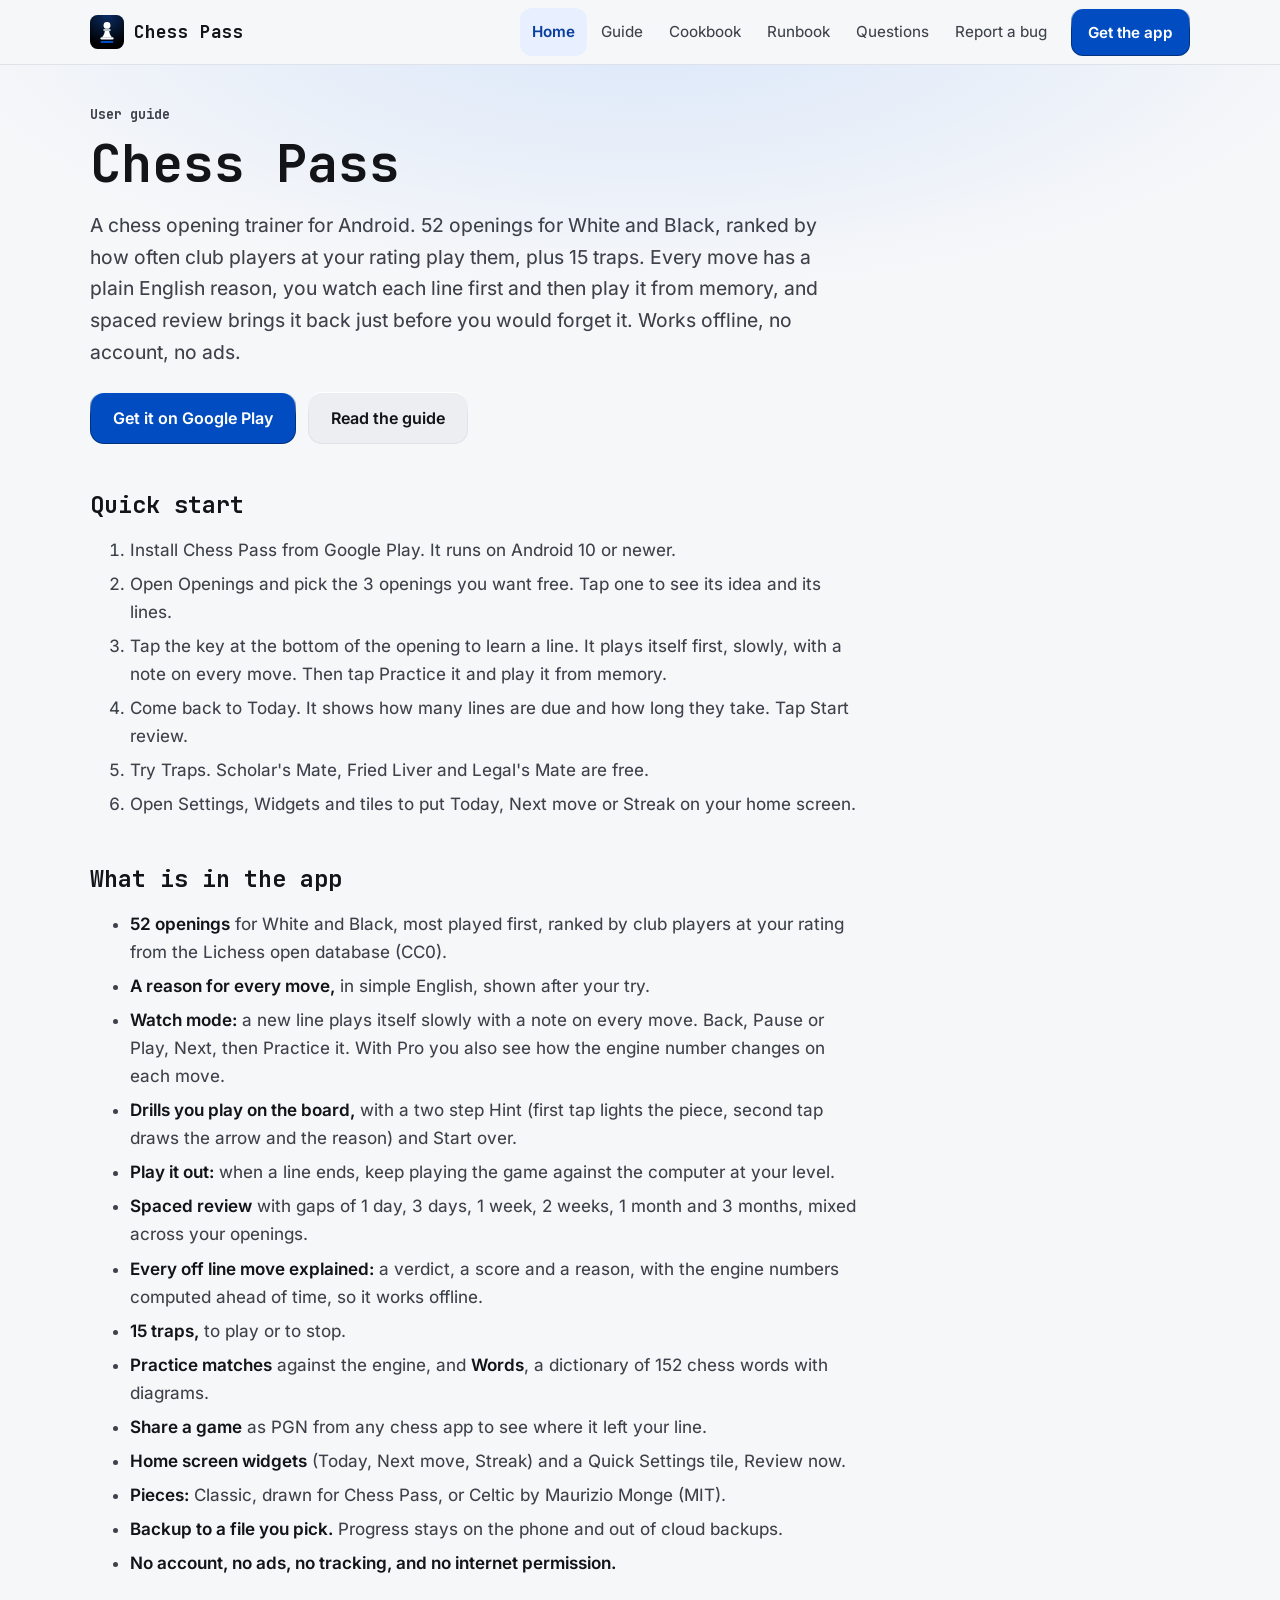
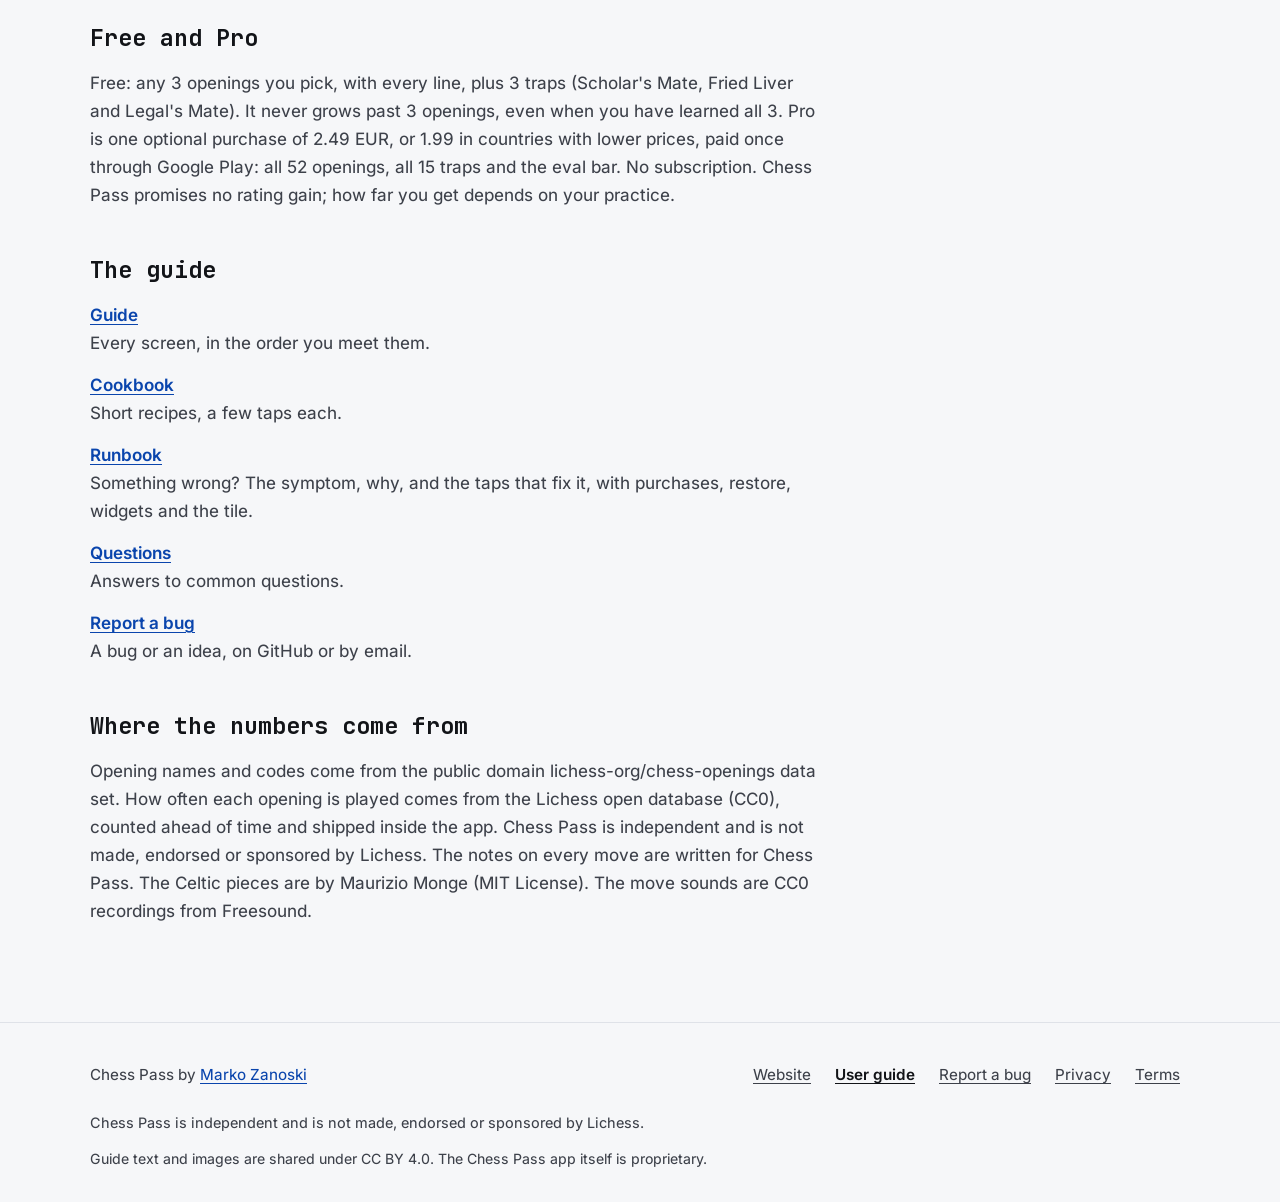
<file: docs/index.html>
<!doctype html>
<html lang="en">
<head>
<meta charset="utf-8">
<meta name="viewport" content="width=device-width, initial-scale=1, viewport-fit=cover">
<title>Chess Pass user guide</title>
<meta name="description" content="The user guide for Chess Pass, the chess opening trainer for Android: quick start, every screen, short recipes, fixes, questions and bug reports.">
<meta name="theme-color" content="#f6f7f9" media="(prefers-color-scheme: light)">
<meta name="theme-color" content="#000000" media="(prefers-color-scheme: dark)">
<meta property="og:title" content="Chess Pass user guide">
<meta property="og:description" content="The user guide for Chess Pass, the chess opening trainer for Android: quick start, every screen, short recipes, fixes, questions and bug reports.">
<link rel="icon" href="img/icon.svg" type="image/svg+xml">
<link rel="preload" href="fonts/JetBrainsMono-Bold.woff2" as="font" type="font/woff2" crossorigin>
<link rel="preload" href="fonts/inter-regular.woff2" as="font" type="font/woff2" crossorigin>
<link rel="stylesheet" href="style.css">
</head>
<body>
<a class="skip" href="#main">Skip to content</a>
<header class="bar">
  <div class="wrap">
    <a class="brand" href="index.html"><img src="img/icon.svg" alt="" width="34" height="34"><span>Chess Pass</span></a>
    <nav aria-label="Guide pages"><a href="index.html" aria-current="page">Home</a><a href="guide.html">Guide</a><a href="cookbook.html">Cookbook</a><a href="runbook.html">Runbook</a><a href="faq.html">Questions</a><a href="report.html">Report a bug</a></nav>
    <a class="key" href="https://play.google.com/store/apps/details?id=com.zanoshky.chesspass">Get the app</a>
  </div>
</header>
<main id="main" class="page">
  <div class="wrap">

    <p class="kicker">User guide</p>
    <h1>Chess Pass</h1>
    <p class="lede">A chess opening trainer for Android. 52 openings for White and Black, ranked by how often club players at your rating play them, plus 15 traps. Every move has a plain English reason, you watch each line first and then play it from memory, and spaced review brings it back just before you would forget it. Works offline, no account, no ads.</p>
    <div class="cta">
      <a class="btn main" href="https://play.google.com/store/apps/details?id=com.zanoshky.chesspass">Get it on Google Play</a>
      <a class="btn tonal" href="guide.html">Read the guide</a>
    </div>

    <h2>Quick start</h2>
    <ol>
      <li>Install Chess Pass from Google Play. It runs on Android 10 or newer.</li>
      <li>Open Openings and pick the 3 openings you want free. Tap one to see its idea and its lines.</li>
      <li>Tap the key at the bottom of the opening to learn a line. It plays itself first, slowly, with a note on every move. Then tap Practice it and play it from memory.</li>
      <li>Come back to Today. It shows how many lines are due and how long they take. Tap Start review.</li>
      <li>Try Traps. Scholar's Mate, Fried Liver and Legal's Mate are free.</li>
      <li>Open Settings, Widgets and tiles to put Today, Next move or Streak on your home screen.</li>
    </ol>

    <h2>What is in the app</h2>
    <ul>
      <li><strong>52 openings</strong> for White and Black, most played first, ranked by club players at your rating from the Lichess open database (CC0).</li>
      <li><strong>A reason for every move,</strong> in simple English, shown after your try.</li>
      <li><strong>Watch mode:</strong> a new line plays itself slowly with a note on every move. Back, Pause or Play, Next, then Practice it. With Pro you also see how the engine number changes on each move.</li>
      <li><strong>Drills you play on the board,</strong> with a two step Hint (first tap lights the piece, second tap draws the arrow and the reason) and Start over.</li>
      <li><strong>Play it out:</strong> when a line ends, keep playing the game against the computer at your level.</li>
      <li><strong>Spaced review</strong> with gaps of 1 day, 3 days, 1 week, 2 weeks, 1 month and 3 months, mixed across your openings.</li>
      <li><strong>Every off line move explained:</strong> a verdict, a score and a reason, with the engine numbers computed ahead of time, so it works offline.</li>
      <li><strong>15 traps,</strong> to play or to stop.</li>
      <li><strong>Practice matches</strong> against the engine, and <strong>Words</strong>, a dictionary of 152 chess words with diagrams.</li>
      <li><strong>Share a game</strong> as PGN from any chess app to see where it left your line.</li>
      <li><strong>Home screen widgets</strong> (Today, Next move, Streak) and a Quick Settings tile, Review now.</li>
      <li><strong>Pieces:</strong> Classic, drawn for Chess Pass, or Celtic by Maurizio Monge (MIT).</li>
      <li><strong>Backup to a file you pick.</strong> Progress stays on the phone and out of cloud backups.</li>
      <li><strong>No account, no ads, no tracking, and no internet permission.</strong></li>
    </ul>

    <h2>Free and Pro</h2>
    <p>Free: any 3 openings you pick, with every line, plus 3 traps (Scholar's Mate, Fried Liver and Legal's Mate). It never grows past 3 openings, even when you have learned all 3. Pro is one optional purchase of 2.49 EUR, or 1.99 in countries with lower prices, paid once through Google Play: all 52 openings, all 15 traps and the eval bar. No subscription. Chess Pass promises no rating gain; how far you get depends on your practice.</p>

    <h2>The guide</h2>
    <dl>
      <dt><a href="guide.html">Guide</a></dt><dd>Every screen, in the order you meet them.</dd>
      <dt><a href="cookbook.html">Cookbook</a></dt><dd>Short recipes, a few taps each.</dd>
      <dt><a href="runbook.html">Runbook</a></dt><dd>Something wrong? The symptom, why, and the taps that fix it, with purchases, restore, widgets and the tile.</dd>
      <dt><a href="faq.html">Questions</a></dt><dd>Answers to common questions.</dd>
      <dt><a href="report.html">Report a bug</a></dt><dd>A bug or an idea, on GitHub or by email.</dd>
    </dl>

    <h2 id="credits">Where the numbers come from</h2>
    <p>Opening names and codes come from the public domain lichess-org/chess-openings data set. How often each opening is played comes from the Lichess open database (CC0), counted ahead of time and shipped inside the app. Chess Pass is independent and is not made, endorsed or sponsored by Lichess. The notes on every move are written for Chess Pass. The Celtic pieces are by Maurizio Monge (MIT License). The move sounds are CC0 recordings from Freesound.</p>

  </div>
</main>
<footer>
  <div class="wrap">
    <span>Chess Pass by <a href="https://zanoski.com">Marko Zanoski</a></span>
    <nav aria-label="Footer"><a href="https://chesspass.zanoski.com/">Website</a><a href="index.html" aria-current="page">User guide</a><a href="report.html">Report a bug</a><a href="https://chesspass.zanoski.com/privacy">Privacy</a><a href="https://chesspass.zanoski.com/terms">Terms</a></nav>
    <p class="gov">Chess Pass is independent and is not made, endorsed or sponsored by Lichess.</p>
    <span class="lic">Guide text and images are shared under CC BY 4.0. The Chess Pass app itself is proprietary.</span>
  </div>
</footer>
</body>
</html>
</file>
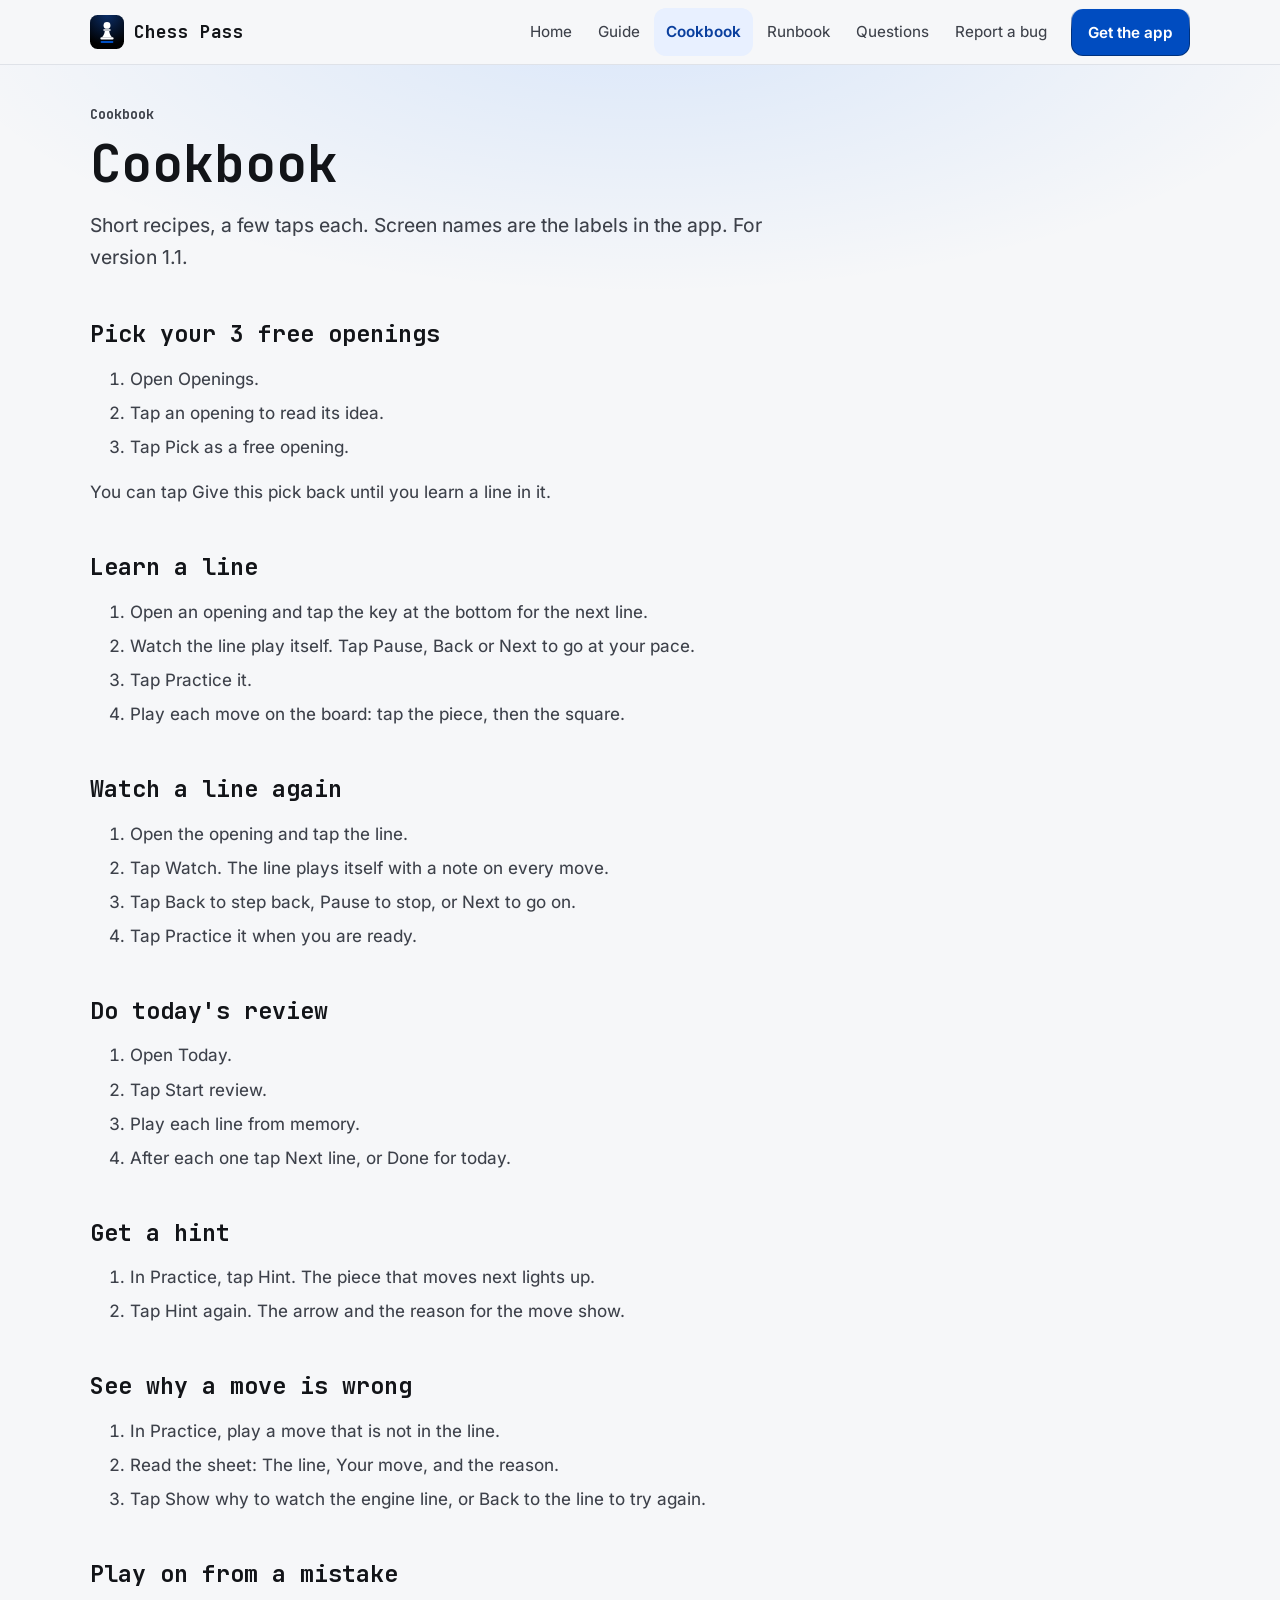
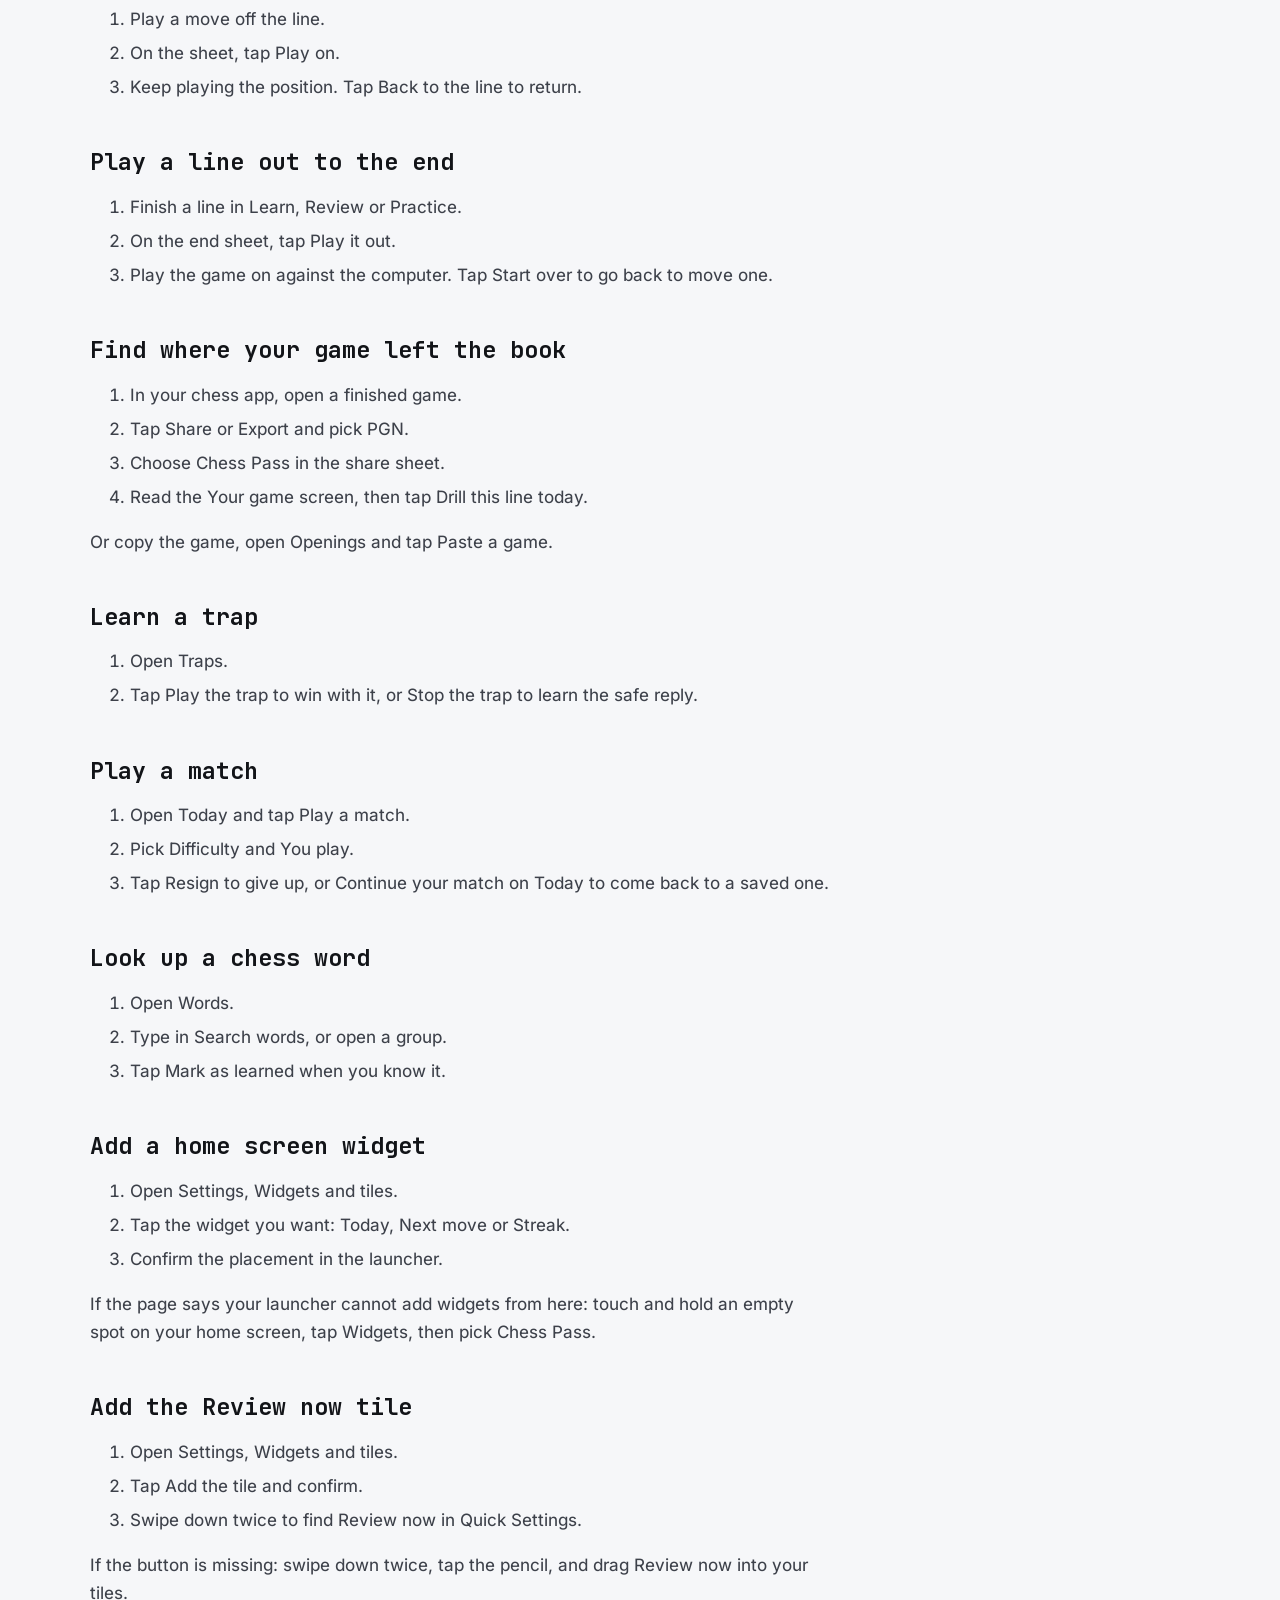
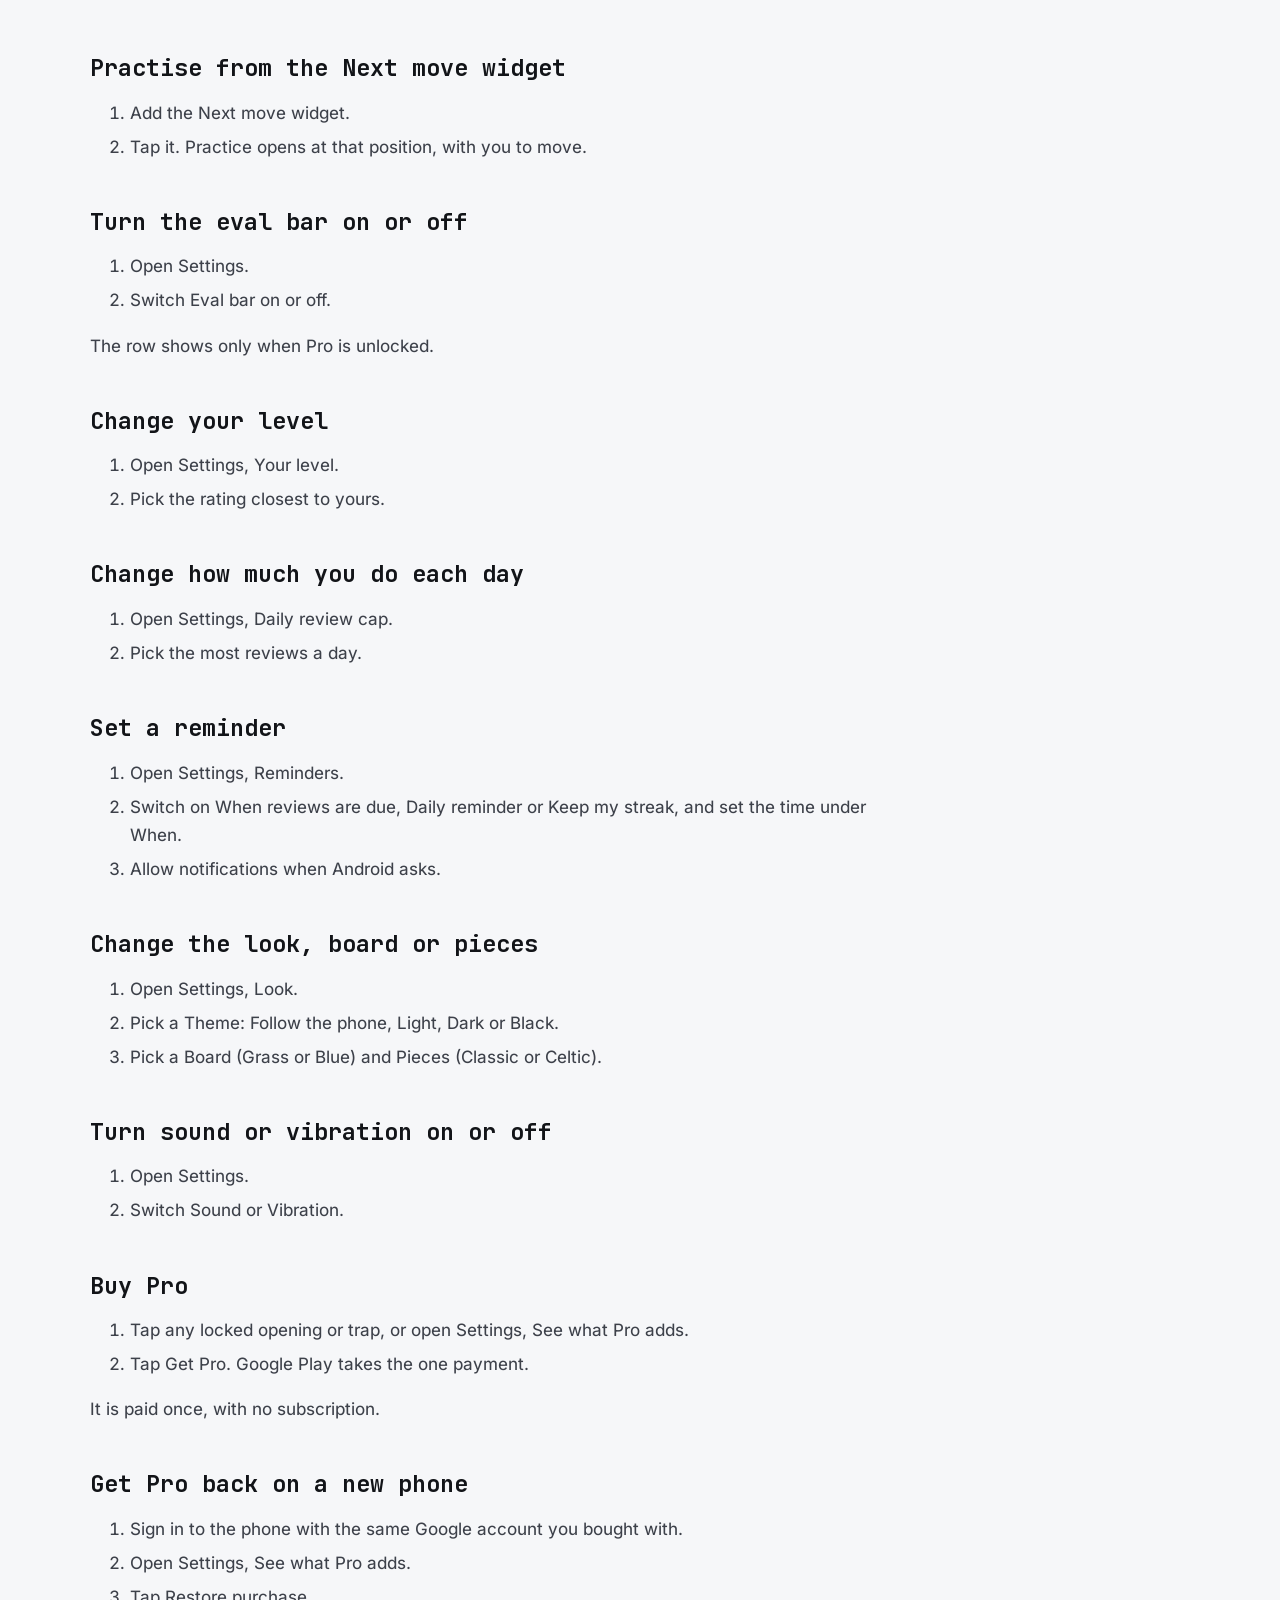
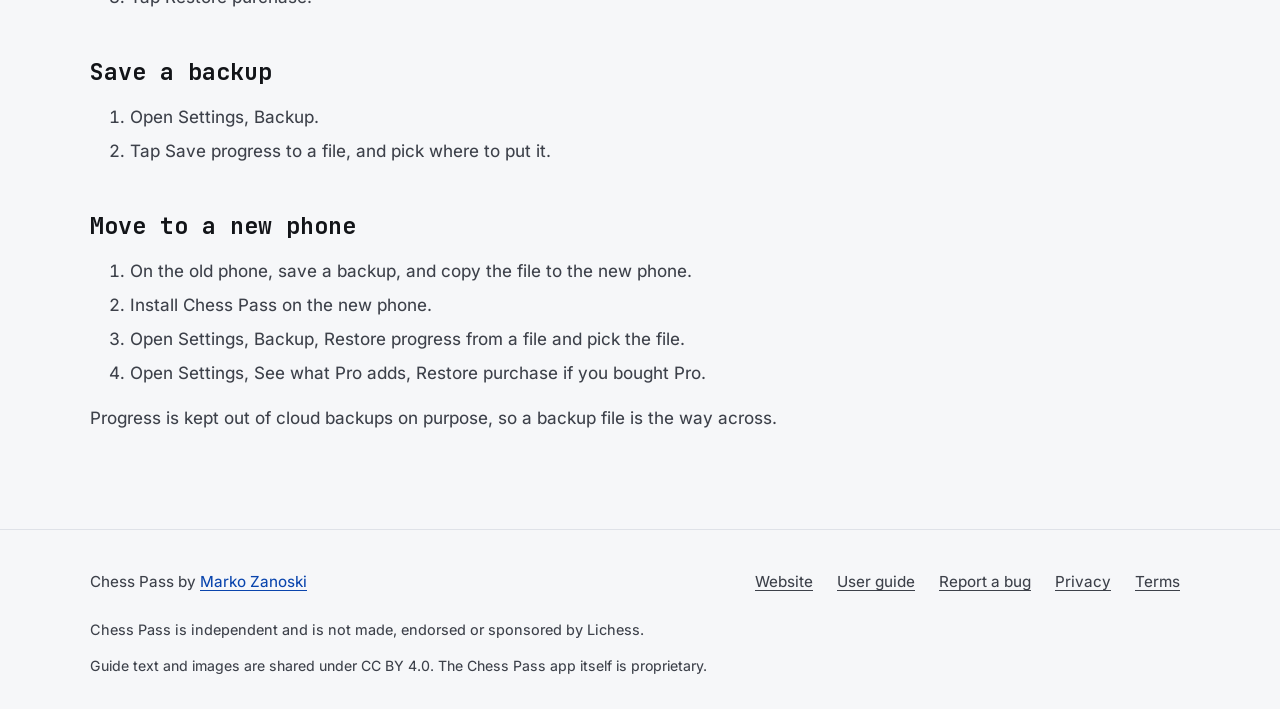
<file: docs/cookbook.html>
<!doctype html>
<html lang="en">
<head>
<meta charset="utf-8">
<meta name="viewport" content="width=device-width, initial-scale=1, viewport-fit=cover">
<title>Chess Pass cookbook</title>
<meta name="description" content="Short recipes for Chess Pass, a few taps each: pick your free openings, learn a line, review, share a game, buy and restore Pro, back up and move to a new phone.">
<meta name="theme-color" content="#f6f7f9" media="(prefers-color-scheme: light)">
<meta name="theme-color" content="#000000" media="(prefers-color-scheme: dark)">
<meta property="og:title" content="Chess Pass cookbook">
<meta property="og:description" content="Short recipes for Chess Pass, a few taps each: pick your free openings, learn a line, review, share a game, buy and restore Pro, back up and move to a new phone.">
<link rel="icon" href="img/icon.svg" type="image/svg+xml">
<link rel="preload" href="fonts/JetBrainsMono-Bold.woff2" as="font" type="font/woff2" crossorigin>
<link rel="preload" href="fonts/inter-regular.woff2" as="font" type="font/woff2" crossorigin>
<link rel="stylesheet" href="style.css">
</head>
<body>
<a class="skip" href="#main">Skip to content</a>
<header class="bar">
  <div class="wrap">
    <a class="brand" href="index.html"><img src="img/icon.svg" alt="" width="34" height="34"><span>Chess Pass</span></a>
    <nav aria-label="Guide pages"><a href="index.html">Home</a><a href="guide.html">Guide</a><a href="cookbook.html" aria-current="page">Cookbook</a><a href="runbook.html">Runbook</a><a href="faq.html">Questions</a><a href="report.html">Report a bug</a></nav>
    <a class="key" href="https://play.google.com/store/apps/details?id=com.zanoshky.chesspass">Get the app</a>
  </div>
</header>
<main id="main" class="page">
  <div class="wrap">

    <p class="kicker">Cookbook</p>
    <h1>Cookbook</h1>
    <p class="lede">Short recipes, a few taps each. Screen names are the labels in the app. For version 1.1.</p>
    <h2 id="pick">Pick your 3 free openings</h2>
    <ol><li>Open Openings.</li><li>Tap an opening to read its idea.</li><li>Tap Pick as a free opening.</li></ol>
    <p>You can tap Give this pick back until you learn a line in it.</p>
    <h2 id="learn">Learn a line</h2>
    <ol><li>Open an opening and tap the key at the bottom for the next line.</li><li>Watch the line play itself. Tap Pause, Back or Next to go at your pace.</li><li>Tap Practice it.</li><li>Play each move on the board: tap the piece, then the square.</li></ol>
    <h2 id="watch">Watch a line again</h2>
    <ol><li>Open the opening and tap the line.</li><li>Tap Watch. The line plays itself with a note on every move.</li><li>Tap Back to step back, Pause to stop, or Next to go on.</li><li>Tap Practice it when you are ready.</li></ol>
    <h2 id="review">Do today's review</h2>
    <ol><li>Open Today.</li><li>Tap Start review.</li><li>Play each line from memory.</li><li>After each one tap Next line, or Done for today.</li></ol>
    <h2 id="hint">Get a hint</h2>
    <ol><li>In Practice, tap Hint. The piece that moves next lights up.</li><li>Tap Hint again. The arrow and the reason for the move show.</li></ol>
    <h2 id="miss">See why a move is wrong</h2>
    <ol><li>In Practice, play a move that is not in the line.</li><li>Read the sheet: The line, Your move, and the reason.</li><li>Tap Show why to watch the engine line, or Back to the line to try again.</li></ol>
    <h2 id="playon">Play on from a mistake</h2>
    <ol><li>Play a move off the line.</li><li>On the sheet, tap Play on.</li><li>Keep playing the position. Tap Back to the line to return.</li></ol>
    <h2 id="playout">Play a line out to the end</h2>
    <ol><li>Finish a line in Learn, Review or Practice.</li><li>On the end sheet, tap Play it out.</li><li>Play the game on against the computer. Tap Start over to go back to move one.</li></ol>
    <h2 id="share">Find where your game left the book</h2>
    <ol><li>In your chess app, open a finished game.</li><li>Tap Share or Export and pick PGN.</li><li>Choose Chess Pass in the share sheet.</li><li>Read the Your game screen, then tap Drill this line today.</li></ol>
    <p>Or copy the game, open Openings and tap Paste a game.</p>
    <h2 id="trap">Learn a trap</h2>
    <ol><li>Open Traps.</li><li>Tap Play the trap to win with it, or Stop the trap to learn the safe reply.</li></ol>
    <h2 id="match">Play a match</h2>
    <ol><li>Open Today and tap Play a match.</li><li>Pick Difficulty and You play.</li><li>Tap Resign to give up, or Continue your match on Today to come back to a saved one.</li></ol>
    <h2 id="word">Look up a chess word</h2>
    <ol><li>Open Words.</li><li>Type in Search words, or open a group.</li><li>Tap Mark as learned when you know it.</li></ol>
    <h2 id="widget">Add a home screen widget</h2>
    <ol><li>Open Settings, Widgets and tiles.</li><li>Tap the widget you want: Today, Next move or Streak.</li><li>Confirm the placement in the launcher.</li></ol>
    <p>If the page says your launcher cannot add widgets from here: touch and hold an empty spot on your home screen, tap Widgets, then pick Chess Pass.</p>
    <h2 id="tile">Add the Review now tile</h2>
    <ol><li>Open Settings, Widgets and tiles.</li><li>Tap Add the tile and confirm.</li><li>Swipe down twice to find Review now in Quick Settings.</li></ol>
    <p>If the button is missing: swipe down twice, tap the pencil, and drag Review now into your tiles.</p>
    <h2 id="nextmove">Practise from the Next move widget</h2>
    <ol><li>Add the Next move widget.</li><li>Tap it. Practice opens at that position, with you to move.</li></ol>
    <h2 id="evalbar">Turn the eval bar on or off</h2>
    <ol><li>Open Settings.</li><li>Switch Eval bar on or off.</li></ol>
    <p>The row shows only when Pro is unlocked.</p>
    <h2 id="level">Change your level</h2>
    <ol><li>Open Settings, Your level.</li><li>Pick the rating closest to yours.</li></ol>
    <h2 id="daily">Change how much you do each day</h2>
    <ol><li>Open Settings, Daily review cap.</li><li>Pick the most reviews a day.</li></ol>
    <h2 id="remind">Set a reminder</h2>
    <ol><li>Open Settings, Reminders.</li><li>Switch on When reviews are due, Daily reminder or Keep my streak, and set the time under When.</li><li>Allow notifications when Android asks.</li></ol>
    <h2 id="look">Change the look, board or pieces</h2>
    <ol><li>Open Settings, Look.</li><li>Pick a Theme: Follow the phone, Light, Dark or Black.</li><li>Pick a Board (Grass or Blue) and Pieces (Classic or Celtic).</li></ol>
    <h2 id="sound">Turn sound or vibration on or off</h2>
    <ol><li>Open Settings.</li><li>Switch Sound or Vibration.</li></ol>
    <h2 id="buy">Buy Pro</h2>
    <ol><li>Tap any locked opening or trap, or open Settings, See what Pro adds.</li><li>Tap Get Pro. Google Play takes the one payment.</li></ol>
    <p>It is paid once, with no subscription.</p>
    <h2 id="restore">Get Pro back on a new phone</h2>
    <ol><li>Sign in to the phone with the same Google account you bought with.</li><li>Open Settings, See what Pro adds.</li><li>Tap Restore purchase.</li></ol>
    <h2 id="backup">Save a backup</h2>
    <ol><li>Open Settings, Backup.</li><li>Tap Save progress to a file, and pick where to put it.</li></ol>
    <h2 id="move">Move to a new phone</h2>
    <ol><li>On the old phone, save a backup, and copy the file to the new phone.</li><li>Install Chess Pass on the new phone.</li><li>Open Settings, Backup, Restore progress from a file and pick the file.</li><li>Open Settings, See what Pro adds, Restore purchase if you bought Pro.</li></ol>
    <p>Progress is kept out of cloud backups on purpose, so a backup file is the way across.</p>

  </div>
</main>
<footer>
  <div class="wrap">
    <span>Chess Pass by <a href="https://zanoski.com">Marko Zanoski</a></span>
    <nav aria-label="Footer"><a href="https://chesspass.zanoski.com/">Website</a><a href="index.html">User guide</a><a href="report.html">Report a bug</a><a href="https://chesspass.zanoski.com/privacy">Privacy</a><a href="https://chesspass.zanoski.com/terms">Terms</a></nav>
    <p class="gov">Chess Pass is independent and is not made, endorsed or sponsored by Lichess.</p>
    <span class="lic">Guide text and images are shared under CC BY 4.0. The Chess Pass app itself is proprietary.</span>
  </div>
</footer>
</body>
</html>
</file>
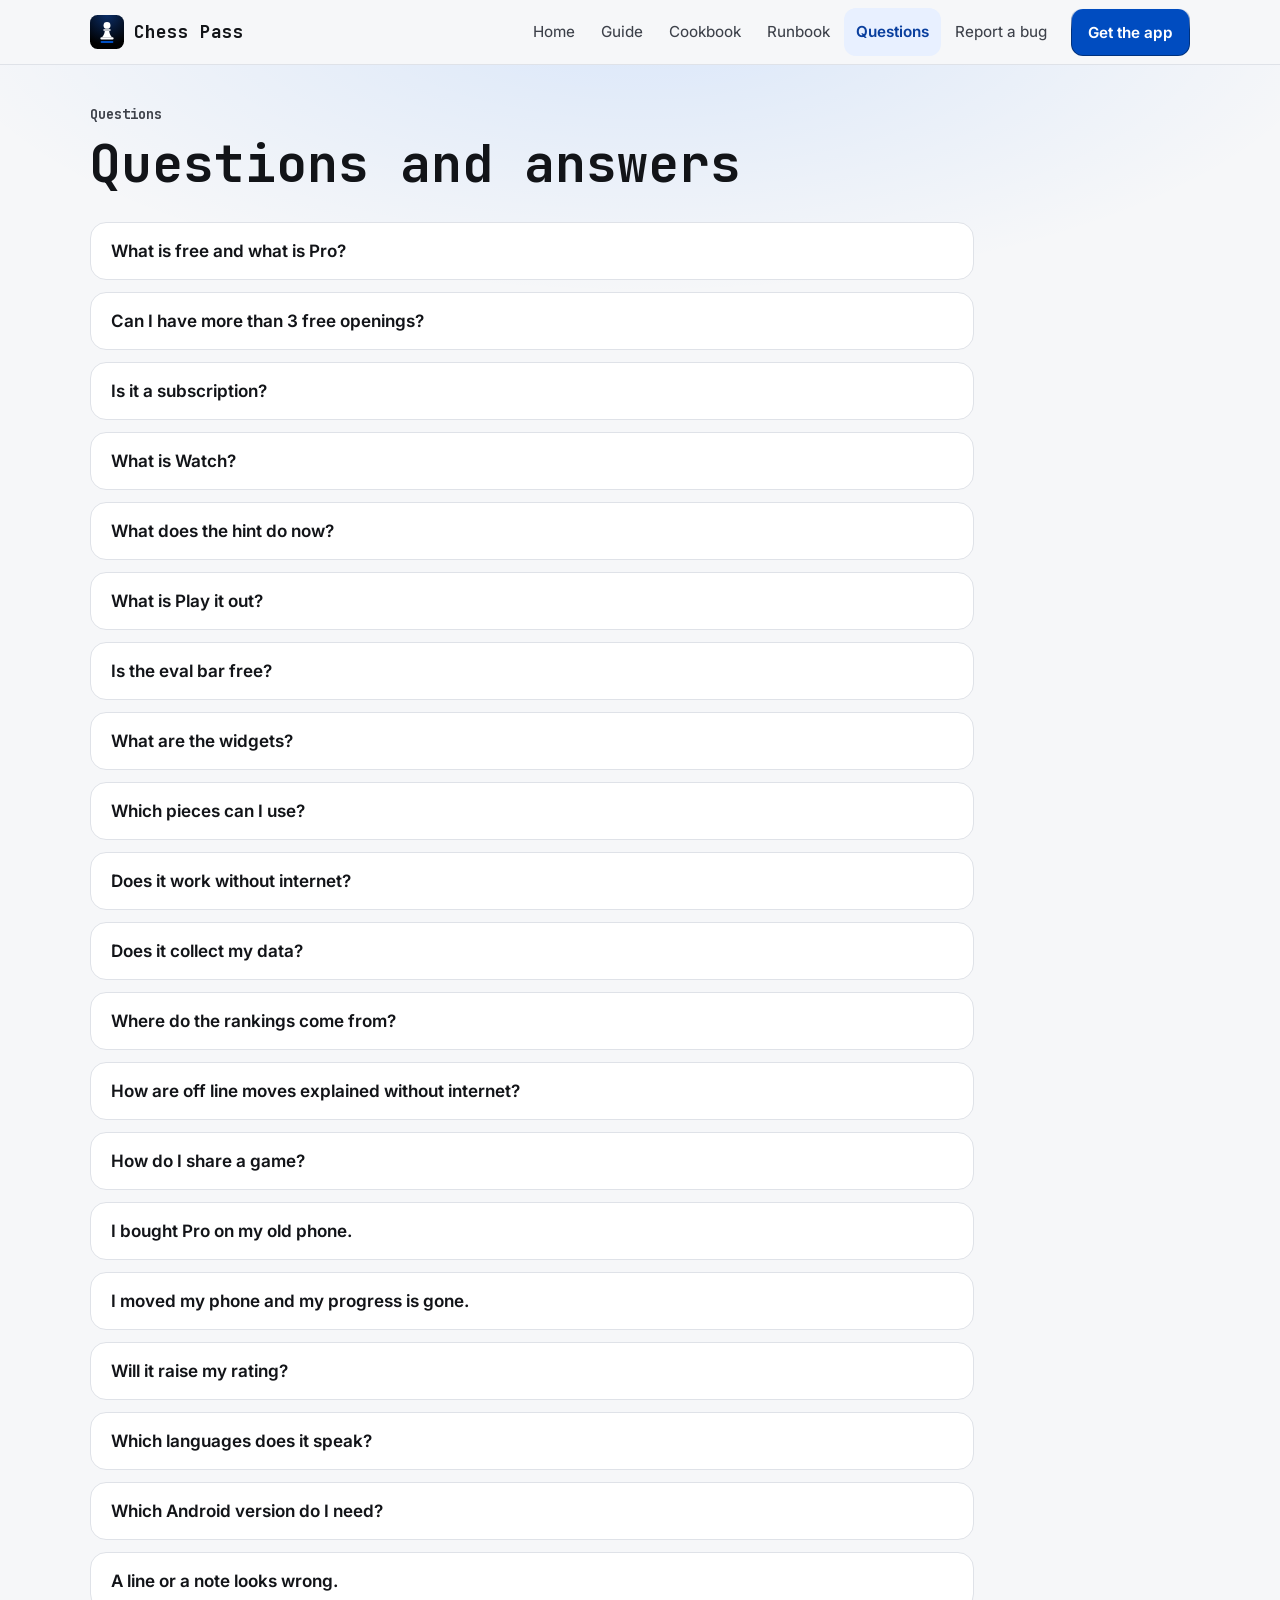
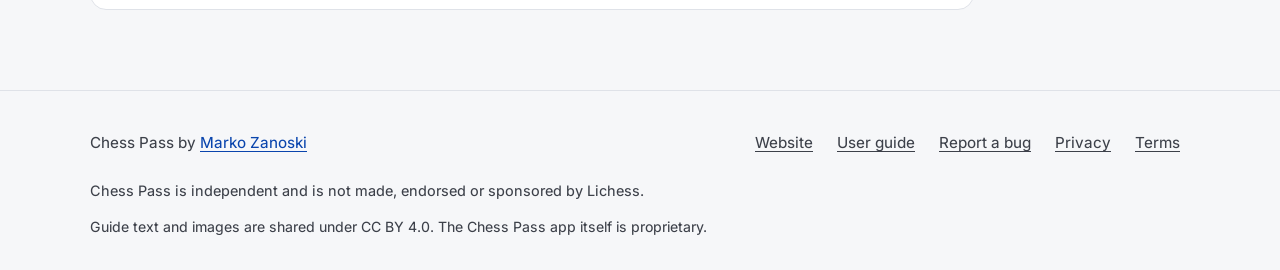
<file: docs/faq.html>
<!doctype html>
<html lang="en">
<head>
<meta charset="utf-8">
<meta name="viewport" content="width=device-width, initial-scale=1, viewport-fit=cover">
<title>Chess Pass questions and answers</title>
<meta name="description" content="Answers to common questions about Chess Pass: free and Pro, offline use, data, rankings, sharing a game, restore and rating.">
<meta name="theme-color" content="#f6f7f9" media="(prefers-color-scheme: light)">
<meta name="theme-color" content="#000000" media="(prefers-color-scheme: dark)">
<meta property="og:title" content="Chess Pass questions and answers">
<meta property="og:description" content="Answers to common questions about Chess Pass: free and Pro, offline use, data, rankings, sharing a game, restore and rating.">
<link rel="icon" href="img/icon.svg" type="image/svg+xml">
<link rel="preload" href="fonts/JetBrainsMono-Bold.woff2" as="font" type="font/woff2" crossorigin>
<link rel="preload" href="fonts/inter-regular.woff2" as="font" type="font/woff2" crossorigin>
<link rel="stylesheet" href="style.css">
</head>
<body>
<a class="skip" href="#main">Skip to content</a>
<header class="bar">
  <div class="wrap">
    <a class="brand" href="index.html"><img src="img/icon.svg" alt="" width="34" height="34"><span>Chess Pass</span></a>
    <nav aria-label="Guide pages"><a href="index.html">Home</a><a href="guide.html">Guide</a><a href="cookbook.html">Cookbook</a><a href="runbook.html">Runbook</a><a href="faq.html" aria-current="page">Questions</a><a href="report.html">Report a bug</a></nav>
    <a class="key" href="https://play.google.com/store/apps/details?id=com.zanoshky.chesspass">Get the app</a>
  </div>
</header>
<main id="main" class="page">
  <div class="wrap">

    <p class="kicker">Questions</p>
    <h1>Questions and answers</h1>
    <div class="faq">
      <details><summary>What is free and what is Pro?</summary><p>Free: any 3 openings you pick, with every line, plus the traps Scholar's Mate, Fried Liver and Legal's Mate. Watch, the two step hint, Play it out, practice matches, Words and the widgets are free too. Pro, 2.49 EUR once (1.99 in countries with lower prices), opens all 52 openings, all 15 traps and the eval bar.</p></details>
      <details><summary>Can I have more than 3 free openings?</summary><p>No. It never grows past 3, even when all 3 are learned. A pick can be given back only until you learn a line in it.</p></details>
      <details><summary>Is it a subscription?</summary><p>No. Pro is one payment through Google Play. There is nothing to cancel.</p></details>
      <details><summary>What is Watch?</summary><p>A new line plays itself, slowly, with a note on every move. You can pause, step back or step on, then tap Practice it. With Pro you also see how the engine number changes on each move.</p></details>
      <details><summary>What does the hint do now?</summary><p>Two steps. The first tap lights the piece that moves next. The second tap draws the arrow and gives the reason.</p></details>
      <details><summary>What is Play it out?</summary><p>After a line ends, play the game on against the computer at your level to see how it goes. Start over returns you to move one. It is not offered when the line ends in checkmate.</p></details>
      <details><summary>Is the eval bar free?</summary><p>No, it is part of Pro. With Pro, the Eval bar switch in Settings turns it on or off. Free users still get the verdict and the reason for an off line move.</p></details>
      <details><summary>What are the widgets?</summary><p>Today (lines due, your streak and a key to start), Next move (a position from your lines, tap to practise it) and Streak (a small tile, lit once you have trained today). There is also a Quick Settings tile, Review now. Add them in Settings, Widgets and tiles. They are free and send nothing anywhere.</p></details>
      <details><summary>Which pieces can I use?</summary><p>Classic, drawn for Chess Pass, and Celtic by Maurizio Monge (MIT license). Pick them in Settings, Look.</p></details>
      <details><summary>Does it work without internet?</summary><p>Always. It has no internet permission. Every opening, note and number is inside the app. Only buying Pro goes through the Google Play app, and the guide and privacy policy open in your browser.</p></details>
      <details><summary>Does it collect my data?</summary><p>No. No account, no ads, no analytics, no crash reporting. See the <a href="https://chesspass.zanoski.com/privacy">privacy policy</a>.</p></details>
      <details><summary>Where do the rankings come from?</summary><p>From the Lichess open database (CC0): we counted ahead of time how often club players at each rating play each opening, and the app ships those numbers. Chess Pass is independent and not endorsed by Lichess.</p></details>
      <details><summary>How are off line moves explained without internet?</summary><p>A strong engine checked every line position and every other legal move while we built the app. The app ships those results with a reason. Play on and Play it out use a small engine built into the app.</p></details>
      <details><summary>How do I share a game?</summary><p>In any chess app, share the game as PGN and choose Chess Pass, or copy it and tap Paste a game in Openings. Nothing goes online. See the <a href="cookbook.html#share">cookbook</a>.</p></details>
      <details><summary>I bought Pro on my old phone.</summary><p>Open Settings, See what Pro adds, and tap Restore purchase. Use the same Google account.</p></details>
      <details><summary>I moved my phone and my progress is gone.</summary><p>Progress stays only on the phone where you made it, and is kept out of cloud backups on purpose. Use Settings, Backup to save a file and restore it on the new phone. See the <a href="runbook.html#progress">runbook</a>.</p></details>
      <details><summary>Will it raise my rating?</summary><p>We make no promise. Chess Pass helps you remember lines and the ideas behind them. Results depend on your practice.</p></details>
      <details><summary>Which languages does it speak?</summary><p>The app comes in 23 languages: English, Chinese (Simplified), Czech, Dutch, French, German, Greek, Hindi, Hungarian, Indonesian, Italian, Japanese, Korean, Polish, Portuguese (Brazil), Romanian, Russian, Spanish, Swedish, Thai, Turkish, Ukrainian and Vietnamese. It follows the phone, or pick one in Settings, Language. The notes on the moves and the chess words stay in English.</p></details>
      <details><summary>Which Android version do I need?</summary><p>Android 10 or newer.</p></details>
      <details><summary>A line or a note looks wrong.</summary><p>Please <a href="report.html">report it</a> with the opening, the line and the move.</p></details>
    </div>

  </div>
</main>
<footer>
  <div class="wrap">
    <span>Chess Pass by <a href="https://zanoski.com">Marko Zanoski</a></span>
    <nav aria-label="Footer"><a href="https://chesspass.zanoski.com/">Website</a><a href="index.html">User guide</a><a href="report.html">Report a bug</a><a href="https://chesspass.zanoski.com/privacy">Privacy</a><a href="https://chesspass.zanoski.com/terms">Terms</a></nav>
    <p class="gov">Chess Pass is independent and is not made, endorsed or sponsored by Lichess.</p>
    <span class="lic">Guide text and images are shared under CC BY 4.0. The Chess Pass app itself is proprietary.</span>
  </div>
</footer>
</body>
</html>
</file>
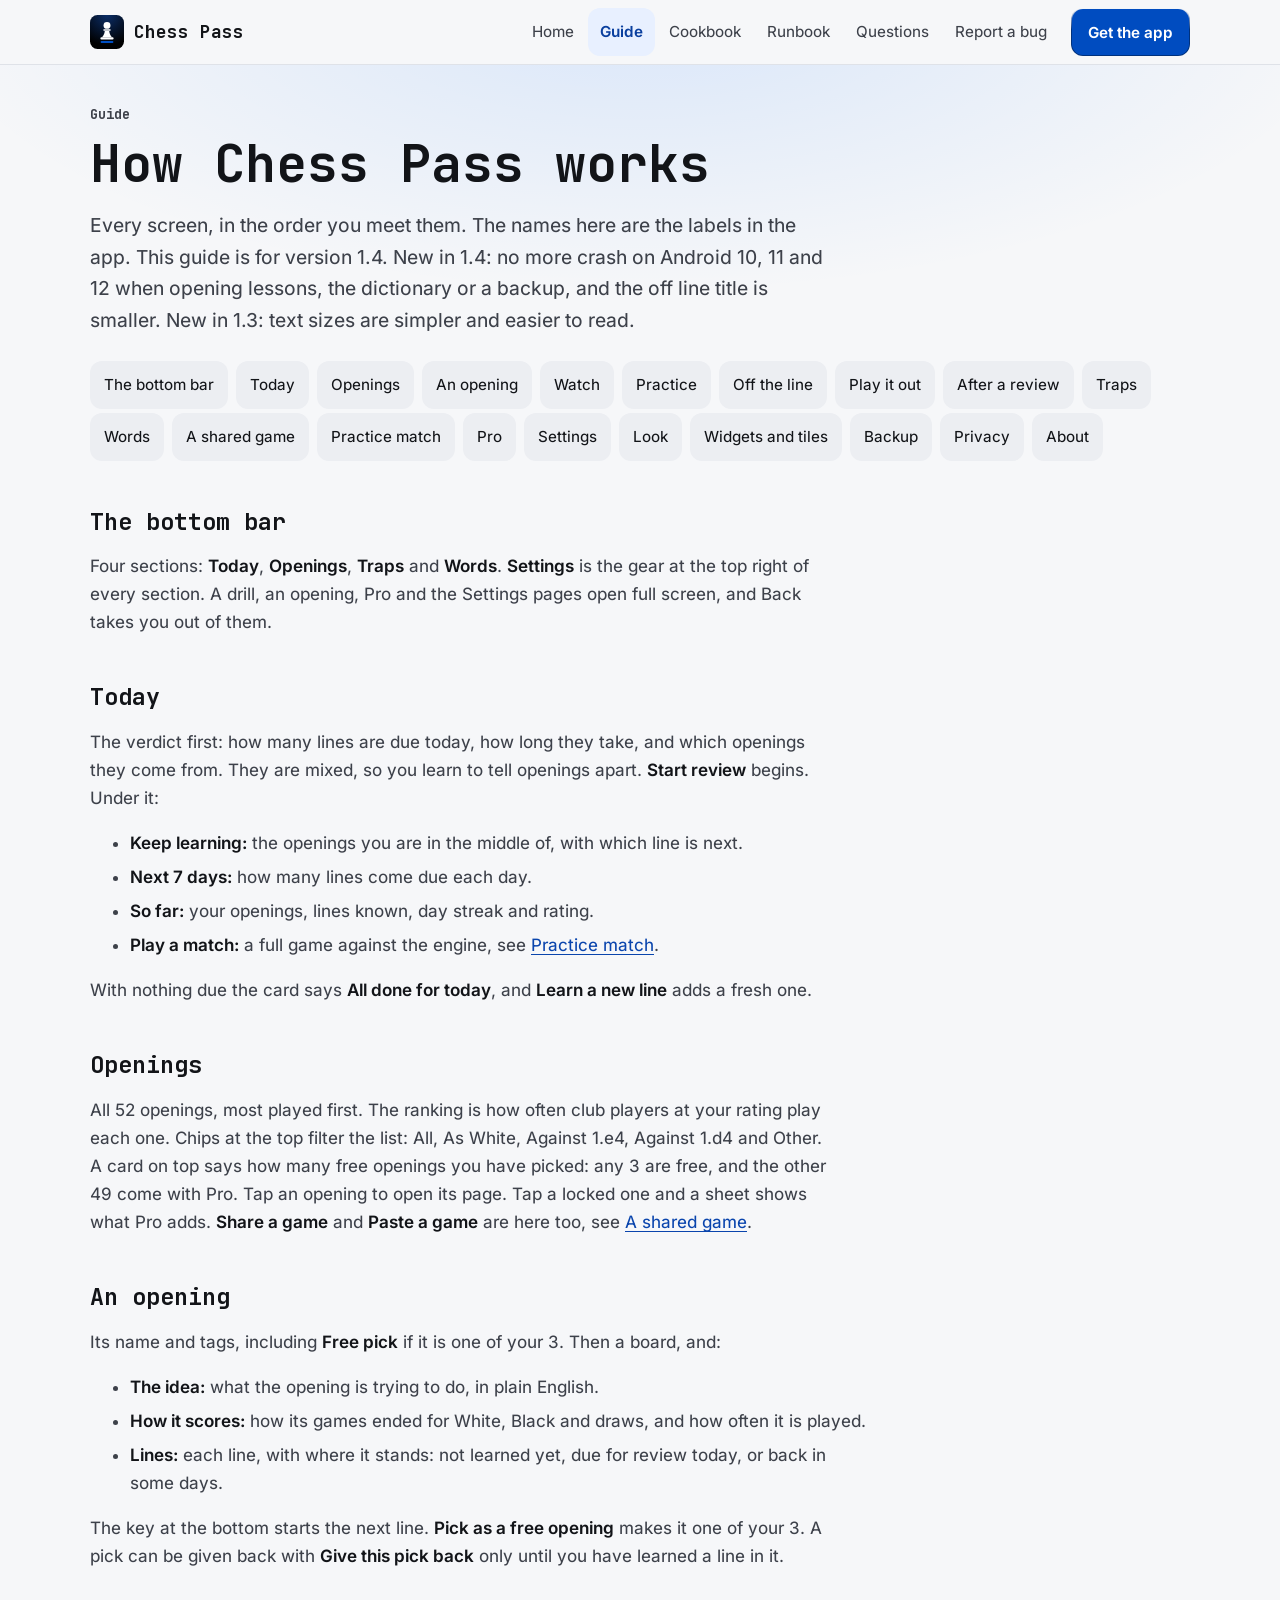
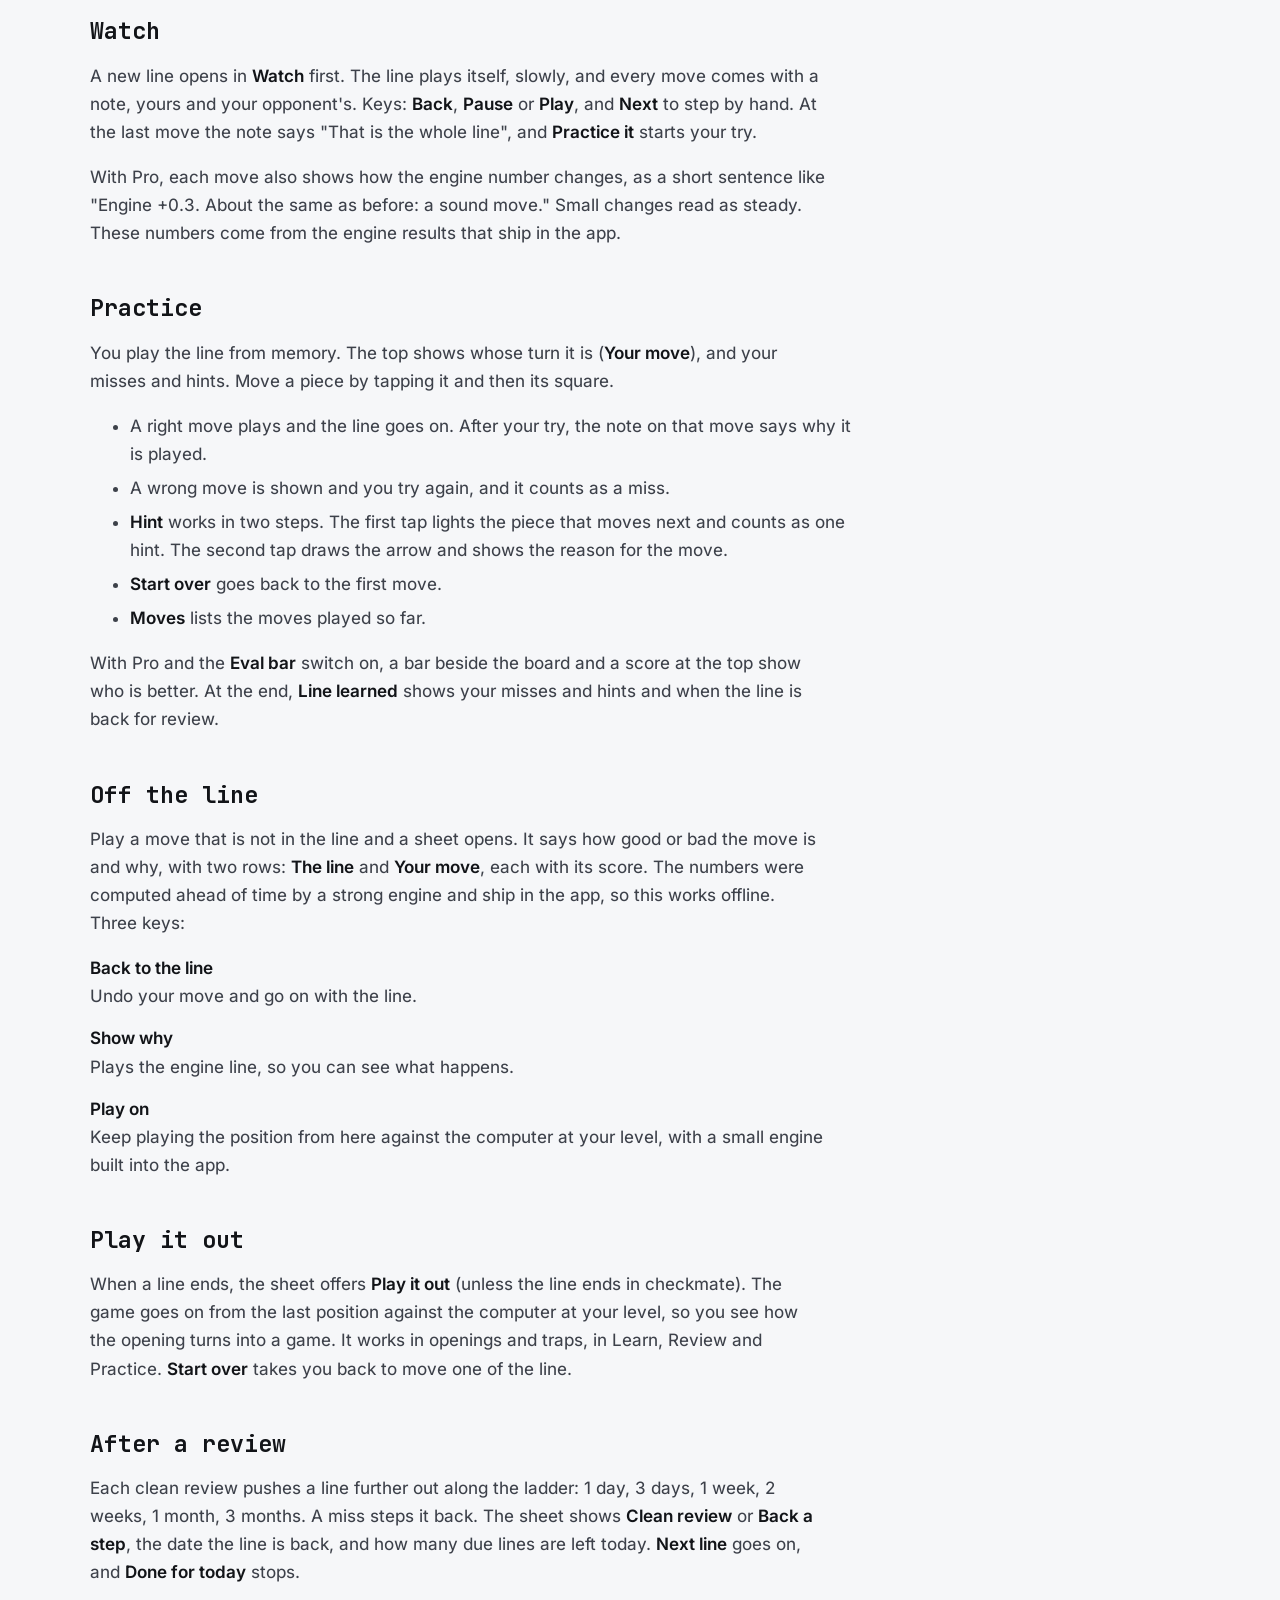
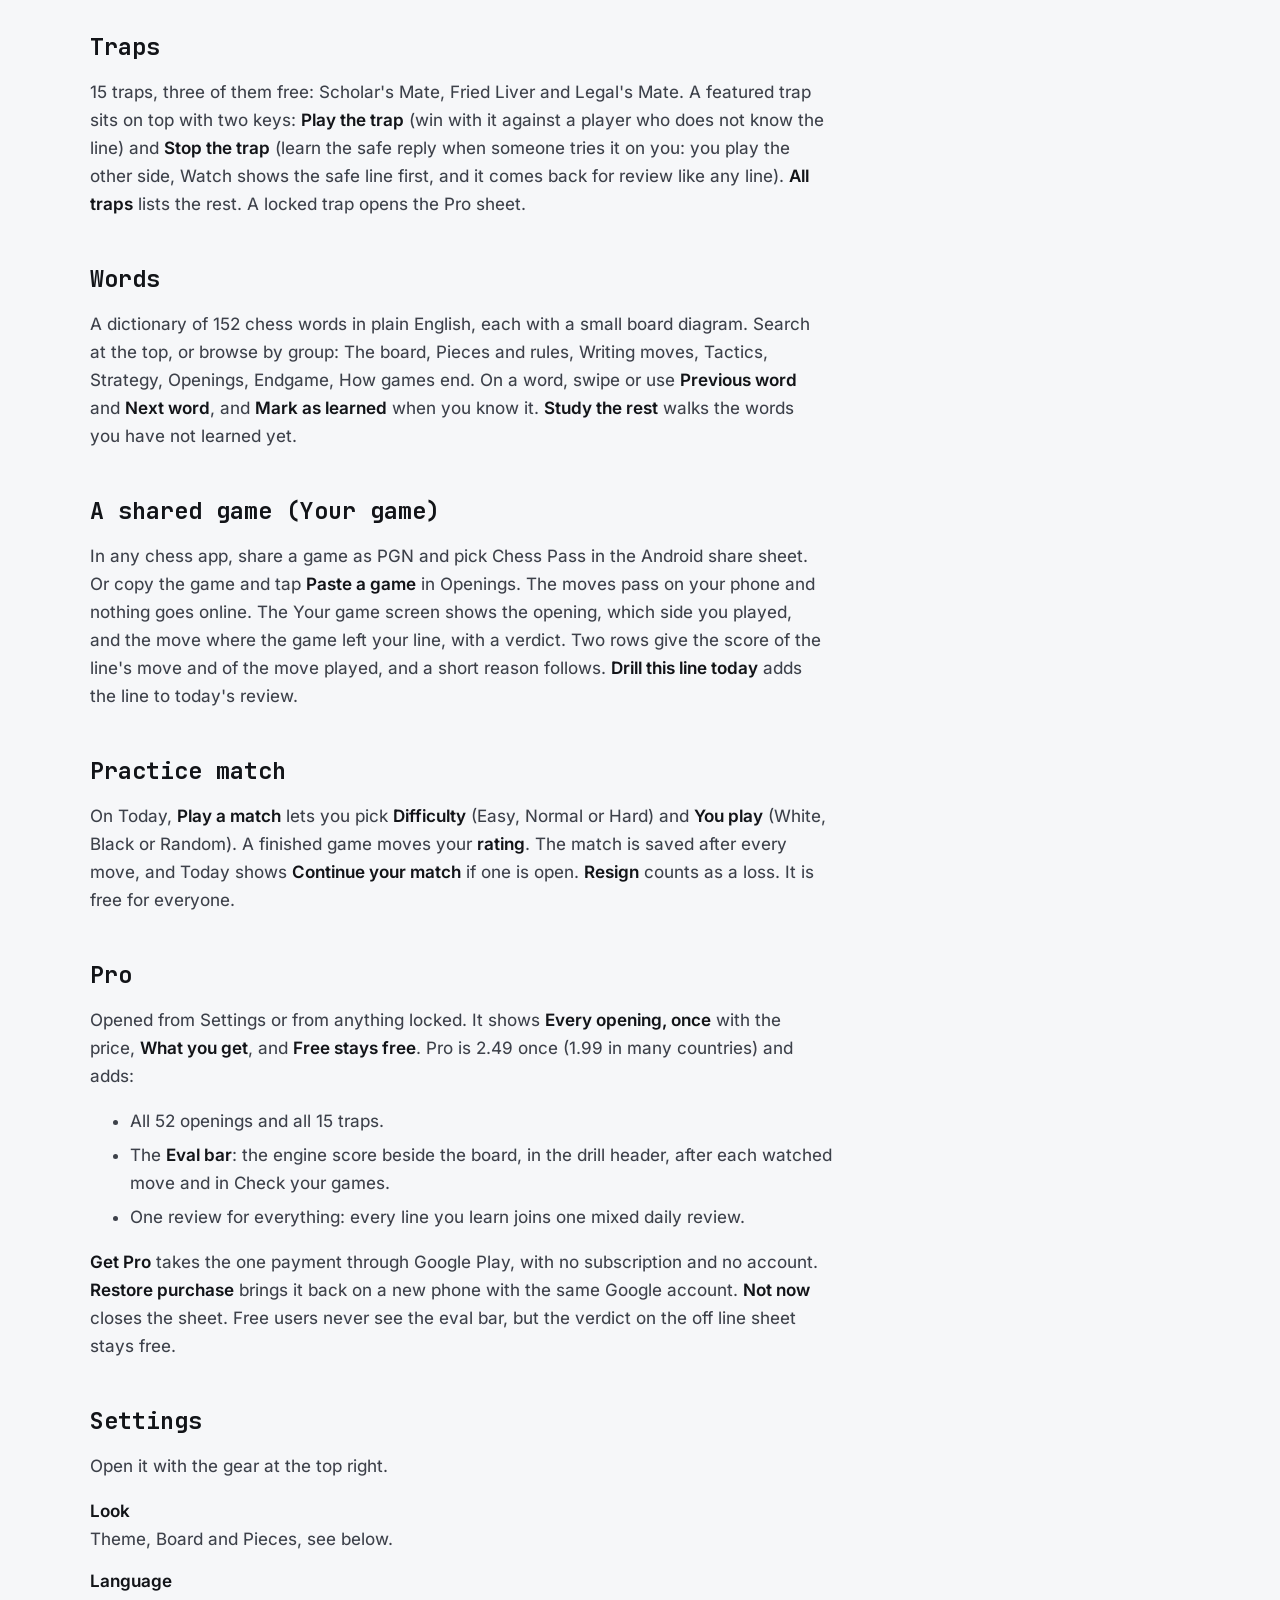
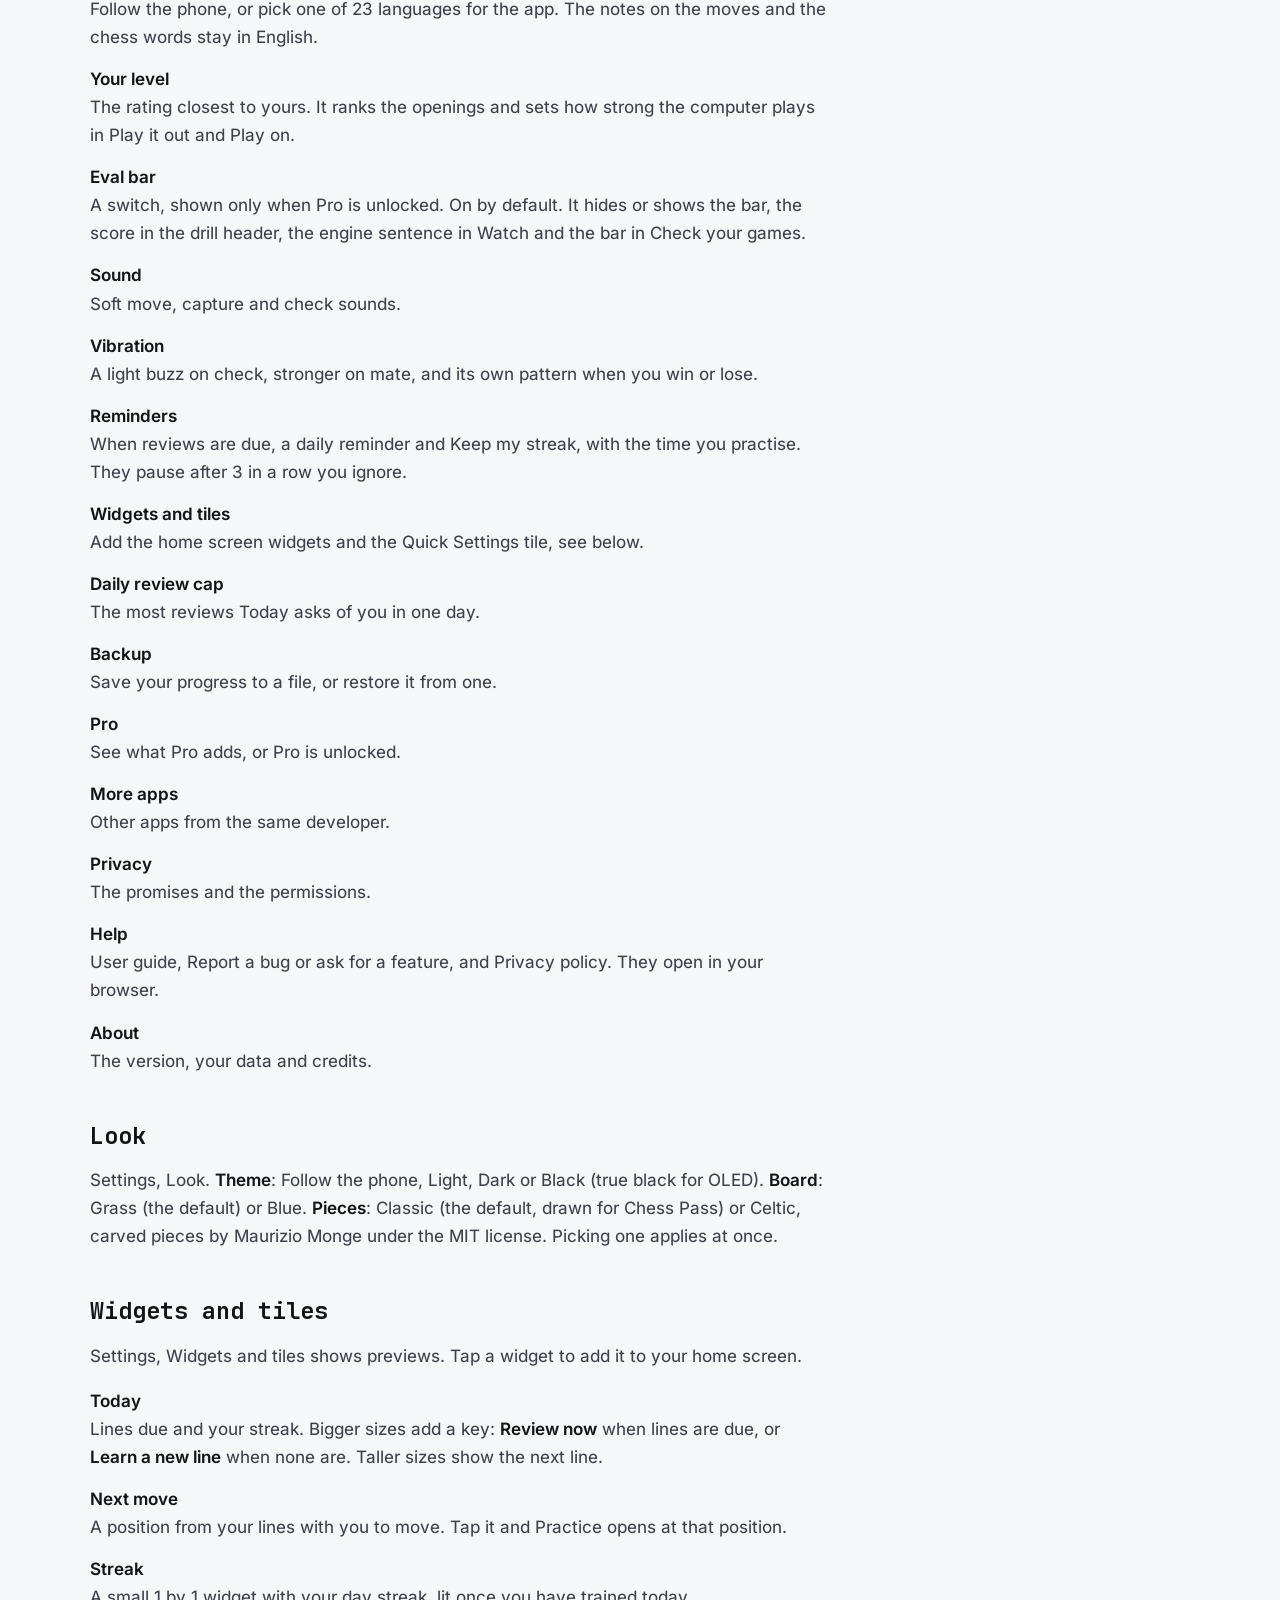
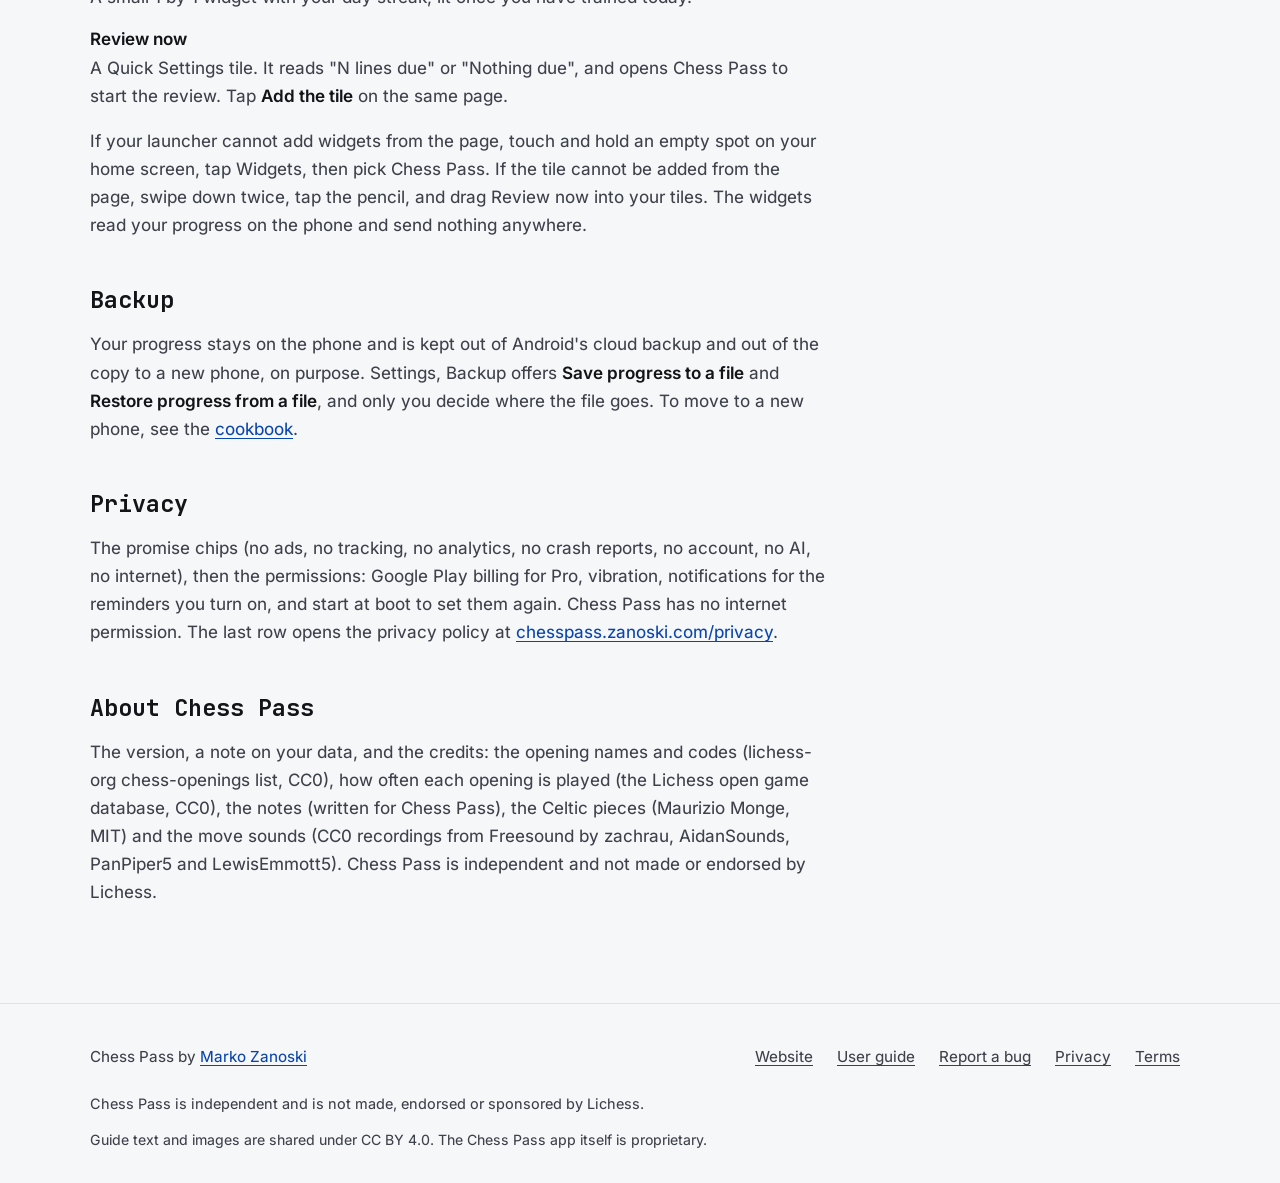
<file: docs/guide.html>
<!doctype html>
<html lang="en">
<head>
<meta charset="utf-8">
<meta name="viewport" content="width=device-width, initial-scale=1, viewport-fit=cover">
<title>How Chess Pass works</title>
<meta name="description" content="Every screen of Chess Pass, in the order you meet them: Today, Openings, Watch, Practice, Play it out, traps, Words, Pro, Settings, Widgets and tiles, Backup and About.">
<meta name="theme-color" content="#f6f7f9" media="(prefers-color-scheme: light)">
<meta name="theme-color" content="#000000" media="(prefers-color-scheme: dark)">
<meta property="og:title" content="How Chess Pass works">
<meta property="og:description" content="Every screen of Chess Pass, in the order you meet them: Today, Openings, Watch, Practice, Play it out, traps, Words, Pro, Settings, Widgets and tiles, Backup and About.">
<link rel="icon" href="img/icon.svg" type="image/svg+xml">
<link rel="preload" href="fonts/JetBrainsMono-Bold.woff2" as="font" type="font/woff2" crossorigin>
<link rel="preload" href="fonts/inter-regular.woff2" as="font" type="font/woff2" crossorigin>
<link rel="stylesheet" href="style.css">
</head>
<body>
<a class="skip" href="#main">Skip to content</a>
<header class="bar">
  <div class="wrap">
    <a class="brand" href="index.html"><img src="img/icon.svg" alt="" width="34" height="34"><span>Chess Pass</span></a>
    <nav aria-label="Guide pages"><a href="index.html">Home</a><a href="guide.html" aria-current="page">Guide</a><a href="cookbook.html">Cookbook</a><a href="runbook.html">Runbook</a><a href="faq.html">Questions</a><a href="report.html">Report a bug</a></nav>
    <a class="key" href="https://play.google.com/store/apps/details?id=com.zanoshky.chesspass">Get the app</a>
  </div>
</header>
<main id="main" class="page">
  <div class="wrap">

    <p class="kicker">Guide</p>
    <h1>How Chess Pass works</h1>
    <p class="lede">Every screen, in the order you meet them. The names here are the labels in the app. This guide is for version 1.4. New in 1.4: no more crash on Android 10, 11 and 12 when opening lessons, the dictionary or a backup, and the off line title is smaller. New in 1.3: text sizes are simpler and easier to read.</p>
    <nav class="toc" aria-label="On this page"><a href="#bar">The bottom bar</a><a href="#today">Today</a><a href="#openings">Openings</a><a href="#opening">An opening</a><a href="#watch">Watch</a><a href="#practice">Practice</a><a href="#offline">Off the line</a><a href="#playout">Play it out</a><a href="#review">After a review</a><a href="#traps">Traps</a><a href="#words">Words</a><a href="#game">A shared game</a><a href="#match">Practice match</a><a href="#pro">Pro</a><a href="#settings">Settings</a><a href="#look">Look</a><a href="#widgets">Widgets and tiles</a><a href="#backup">Backup</a><a href="#privacy">Privacy</a><a href="#about">About</a></nav>

    <h2 id="bar">The bottom bar</h2>
    <p>Four sections: <strong>Today</strong>, <strong>Openings</strong>, <strong>Traps</strong> and <strong>Words</strong>. <strong>Settings</strong> is the gear at the top right of every section. A drill, an opening, Pro and the Settings pages open full screen, and Back takes you out of them.</p>

    <h2 id="today">Today</h2>
    <p>The verdict first: how many lines are due today, how long they take, and which openings they come from. They are mixed, so you learn to tell openings apart. <strong>Start review</strong> begins. Under it:</p>
    <ul>
      <li><strong>Keep learning:</strong> the openings you are in the middle of, with which line is next.</li>
      <li><strong>Next 7 days:</strong> how many lines come due each day.</li>
      <li><strong>So far:</strong> your openings, lines known, day streak and rating.</li>
      <li><strong>Play a match:</strong> a full game against the engine, see <a href="#match">Practice match</a>.</li>
    </ul>
    <p>With nothing due the card says <strong>All done for today</strong>, and <strong>Learn a new line</strong> adds a fresh one.</p>

    <h2 id="openings">Openings</h2>
    <p>All 52 openings, most played first. The ranking is how often club players at your rating play each one. Chips at the top filter the list: All, As White, Against 1.e4, Against 1.d4 and Other. A card on top says how many free openings you have picked: any 3 are free, and the other 49 come with Pro. Tap an opening to open its page. Tap a locked one and a sheet shows what Pro adds. <strong>Share a game</strong> and <strong>Paste a game</strong> are here too, see <a href="#game">A shared game</a>.</p>

    <h2 id="opening">An opening</h2>
    <p>Its name and tags, including <strong>Free pick</strong> if it is one of your 3. Then a board, and:</p>
    <ul>
      <li><strong>The idea:</strong> what the opening is trying to do, in plain English.</li>
      <li><strong>How it scores:</strong> how its games ended for White, Black and draws, and how often it is played.</li>
      <li><strong>Lines:</strong> each line, with where it stands: not learned yet, due for review today, or back in some days.</li>
    </ul>
    <p>The key at the bottom starts the next line. <strong>Pick as a free opening</strong> makes it one of your 3. A pick can be given back with <strong>Give this pick back</strong> only until you have learned a line in it.</p>

    <h2 id="watch">Watch</h2>
    <p>A new line opens in <strong>Watch</strong> first. The line plays itself, slowly, and every move comes with a note, yours and your opponent's. Keys: <strong>Back</strong>, <strong>Pause</strong> or <strong>Play</strong>, and <strong>Next</strong> to step by hand. At the last move the note says "That is the whole line", and <strong>Practice it</strong> starts your try.</p>
    <p>With Pro, each move also shows how the engine number changes, as a short sentence like "Engine +0.3. About the same as before: a sound move." Small changes read as steady. These numbers come from the engine results that ship in the app.</p>

    <h2 id="practice">Practice</h2>
    <p>You play the line from memory. The top shows whose turn it is (<strong>Your move</strong>), and your misses and hints. Move a piece by tapping it and then its square.</p>
    <ul>
      <li>A right move plays and the line goes on. After your try, the note on that move says why it is played.</li>
      <li>A wrong move is shown and you try again, and it counts as a miss.</li>
      <li><strong>Hint</strong> works in two steps. The first tap lights the piece that moves next and counts as one hint. The second tap draws the arrow and shows the reason for the move.</li>
      <li><strong>Start over</strong> goes back to the first move.</li>
      <li><strong>Moves</strong> lists the moves played so far.</li>
    </ul>
    <p>With Pro and the <strong>Eval bar</strong> switch on, a bar beside the board and a score at the top show who is better. At the end, <strong>Line learned</strong> shows your misses and hints and when the line is back for review.</p>

    <h2 id="offline">Off the line</h2>
    <p>Play a move that is not in the line and a sheet opens. It says how good or bad the move is and why, with two rows: <strong>The line</strong> and <strong>Your move</strong>, each with its score. The numbers were computed ahead of time by a strong engine and ship in the app, so this works offline. Three keys:</p>
    <dl>
      <dt>Back to the line</dt><dd>Undo your move and go on with the line.</dd>
      <dt>Show why</dt><dd>Plays the engine line, so you can see what happens.</dd>
      <dt>Play on</dt><dd>Keep playing the position from here against the computer at your level, with a small engine built into the app.</dd>
    </dl>

    <h2 id="playout">Play it out</h2>
    <p>When a line ends, the sheet offers <strong>Play it out</strong> (unless the line ends in checkmate). The game goes on from the last position against the computer at your level, so you see how the opening turns into a game. It works in openings and traps, in Learn, Review and Practice. <strong>Start over</strong> takes you back to move one of the line.</p>

    <h2 id="review">After a review</h2>
    <p>Each clean review pushes a line further out along the ladder: 1 day, 3 days, 1 week, 2 weeks, 1 month, 3 months. A miss steps it back. The sheet shows <strong>Clean review</strong> or <strong>Back a step</strong>, the date the line is back, and how many due lines are left today. <strong>Next line</strong> goes on, and <strong>Done for today</strong> stops.</p>

    <h2 id="traps">Traps</h2>
    <p>15 traps, three of them free: Scholar's Mate, Fried Liver and Legal's Mate. A featured trap sits on top with two keys: <strong>Play the trap</strong> (win with it against a player who does not know the line) and <strong>Stop the trap</strong> (learn the safe reply when someone tries it on you: you play the other side, Watch shows the safe line first, and it comes back for review like any line). <strong>All traps</strong> lists the rest. A locked trap opens the Pro sheet.</p>

    <h2 id="words">Words</h2>
    <p>A dictionary of 152 chess words in plain English, each with a small board diagram. Search at the top, or browse by group: The board, Pieces and rules, Writing moves, Tactics, Strategy, Openings, Endgame, How games end. On a word, swipe or use <strong>Previous word</strong> and <strong>Next word</strong>, and <strong>Mark as learned</strong> when you know it. <strong>Study the rest</strong> walks the words you have not learned yet.</p>

    <h2 id="game">A shared game (Your game)</h2>
    <p>In any chess app, share a game as PGN and pick Chess Pass in the Android share sheet. Or copy the game and tap <strong>Paste a game</strong> in Openings. The moves pass on your phone and nothing goes online. The Your game screen shows the opening, which side you played, and the move where the game left your line, with a verdict. Two rows give the score of the line's move and of the move played, and a short reason follows. <strong>Drill this line today</strong> adds the line to today's review.</p>

    <h2 id="match">Practice match</h2>
    <p>On Today, <strong>Play a match</strong> lets you pick <strong>Difficulty</strong> (Easy, Normal or Hard) and <strong>You play</strong> (White, Black or Random). A finished game moves your <strong>rating</strong>. The match is saved after every move, and Today shows <strong>Continue your match</strong> if one is open. <strong>Resign</strong> counts as a loss. It is free for everyone.</p>

    <h2 id="pro">Pro</h2>
    <p>Opened from Settings or from anything locked. It shows <strong>Every opening, once</strong> with the price, <strong>What you get</strong>, and <strong>Free stays free</strong>. Pro is 2.49 once (1.99 in many countries) and adds:</p>
    <ul>
      <li>All 52 openings and all 15 traps.</li>
      <li>The <strong>Eval bar</strong>: the engine score beside the board, in the drill header, after each watched move and in Check your games.</li>
      <li>One review for everything: every line you learn joins one mixed daily review.</li>
    </ul>
    <p><strong>Get Pro</strong> takes the one payment through Google Play, with no subscription and no account. <strong>Restore purchase</strong> brings it back on a new phone with the same Google account. <strong>Not now</strong> closes the sheet. Free users never see the eval bar, but the verdict on the off line sheet stays free.</p>

    <h2 id="settings">Settings</h2>
    <p>Open it with the gear at the top right.</p>
    <dl>
      <dt>Look</dt><dd>Theme, Board and Pieces, see below.</dd>
      <dt>Language</dt><dd>Follow the phone, or pick one of 23 languages for the app. The notes on the moves and the chess words stay in English.</dd>
      <dt>Your level</dt><dd>The rating closest to yours. It ranks the openings and sets how strong the computer plays in Play it out and Play on.</dd>
      <dt>Eval bar</dt><dd>A switch, shown only when Pro is unlocked. On by default. It hides or shows the bar, the score in the drill header, the engine sentence in Watch and the bar in Check your games.</dd>
      <dt>Sound</dt><dd>Soft move, capture and check sounds.</dd>
      <dt>Vibration</dt><dd>A light buzz on check, stronger on mate, and its own pattern when you win or lose.</dd>
      <dt>Reminders</dt><dd>When reviews are due, a daily reminder and Keep my streak, with the time you practise. They pause after 3 in a row you ignore.</dd>
      <dt>Widgets and tiles</dt><dd>Add the home screen widgets and the Quick Settings tile, see below.</dd>
      <dt>Daily review cap</dt><dd>The most reviews Today asks of you in one day.</dd>
      <dt>Backup</dt><dd>Save your progress to a file, or restore it from one.</dd>
      <dt>Pro</dt><dd>See what Pro adds, or Pro is unlocked.</dd>
      <dt>More apps</dt><dd>Other apps from the same developer.</dd>
      <dt>Privacy</dt><dd>The promises and the permissions.</dd>
      <dt>Help</dt><dd>User guide, Report a bug or ask for a feature, and Privacy policy. They open in your browser.</dd>
      <dt>About</dt><dd>The version, your data and credits.</dd>
    </dl>

    <h2 id="look">Look</h2>
    <p>Settings, Look. <strong>Theme</strong>: Follow the phone, Light, Dark or Black (true black for OLED). <strong>Board</strong>: Grass (the default) or Blue. <strong>Pieces</strong>: Classic (the default, drawn for Chess Pass) or Celtic, carved pieces by Maurizio Monge under the MIT license. Picking one applies at once.</p>

    <h2 id="widgets">Widgets and tiles</h2>
    <p>Settings, Widgets and tiles shows previews. Tap a widget to add it to your home screen.</p>
    <dl>
      <dt>Today</dt><dd>Lines due and your streak. Bigger sizes add a key: <strong>Review now</strong> when lines are due, or <strong>Learn a new line</strong> when none are. Taller sizes show the next line.</dd>
      <dt>Next move</dt><dd>A position from your lines with you to move. Tap it and Practice opens at that position.</dd>
      <dt>Streak</dt><dd>A small 1 by 1 widget with your day streak, lit once you have trained today.</dd>
      <dt>Review now</dt><dd>A Quick Settings tile. It reads "N lines due" or "Nothing due", and opens Chess Pass to start the review. Tap <strong>Add the tile</strong> on the same page.</dd>
    </dl>
    <p>If your launcher cannot add widgets from the page, touch and hold an empty spot on your home screen, tap Widgets, then pick Chess Pass. If the tile cannot be added from the page, swipe down twice, tap the pencil, and drag Review now into your tiles. The widgets read your progress on the phone and send nothing anywhere.</p>

    <h2 id="backup">Backup</h2>
    <p>Your progress stays on the phone and is kept out of Android's cloud backup and out of the copy to a new phone, on purpose. Settings, Backup offers <strong>Save progress to a file</strong> and <strong>Restore progress from a file</strong>, and only you decide where the file goes. To move to a new phone, see the <a href="cookbook.html#move">cookbook</a>.</p>

    <h2 id="privacy">Privacy</h2>
    <p>The promise chips (no ads, no tracking, no analytics, no crash reports, no account, no AI, no internet), then the permissions: Google Play billing for Pro, vibration, notifications for the reminders you turn on, and start at boot to set them again. Chess Pass has no internet permission. The last row opens the privacy policy at <a href="https://chesspass.zanoski.com/privacy">chesspass.zanoski.com/privacy</a>.</p>

    <h2 id="about">About Chess Pass</h2>
    <p>The version, a note on your data, and the credits: the opening names and codes (lichess-org chess-openings list, CC0), how often each opening is played (the Lichess open game database, CC0), the notes (written for Chess Pass), the Celtic pieces (Maurizio Monge, MIT) and the move sounds (CC0 recordings from Freesound by zachrau, AidanSounds, PanPiper5 and LewisEmmott5). Chess Pass is independent and not made or endorsed by Lichess.</p>

  </div>
</main>
<footer>
  <div class="wrap">
    <span>Chess Pass by <a href="https://zanoski.com">Marko Zanoski</a></span>
    <nav aria-label="Footer"><a href="https://chesspass.zanoski.com/">Website</a><a href="index.html">User guide</a><a href="report.html">Report a bug</a><a href="https://chesspass.zanoski.com/privacy">Privacy</a><a href="https://chesspass.zanoski.com/terms">Terms</a></nav>
    <p class="gov">Chess Pass is independent and is not made, endorsed or sponsored by Lichess.</p>
    <span class="lic">Guide text and images are shared under CC BY 4.0. The Chess Pass app itself is proprietary.</span>
  </div>
</footer>
</body>
</html>
</file>
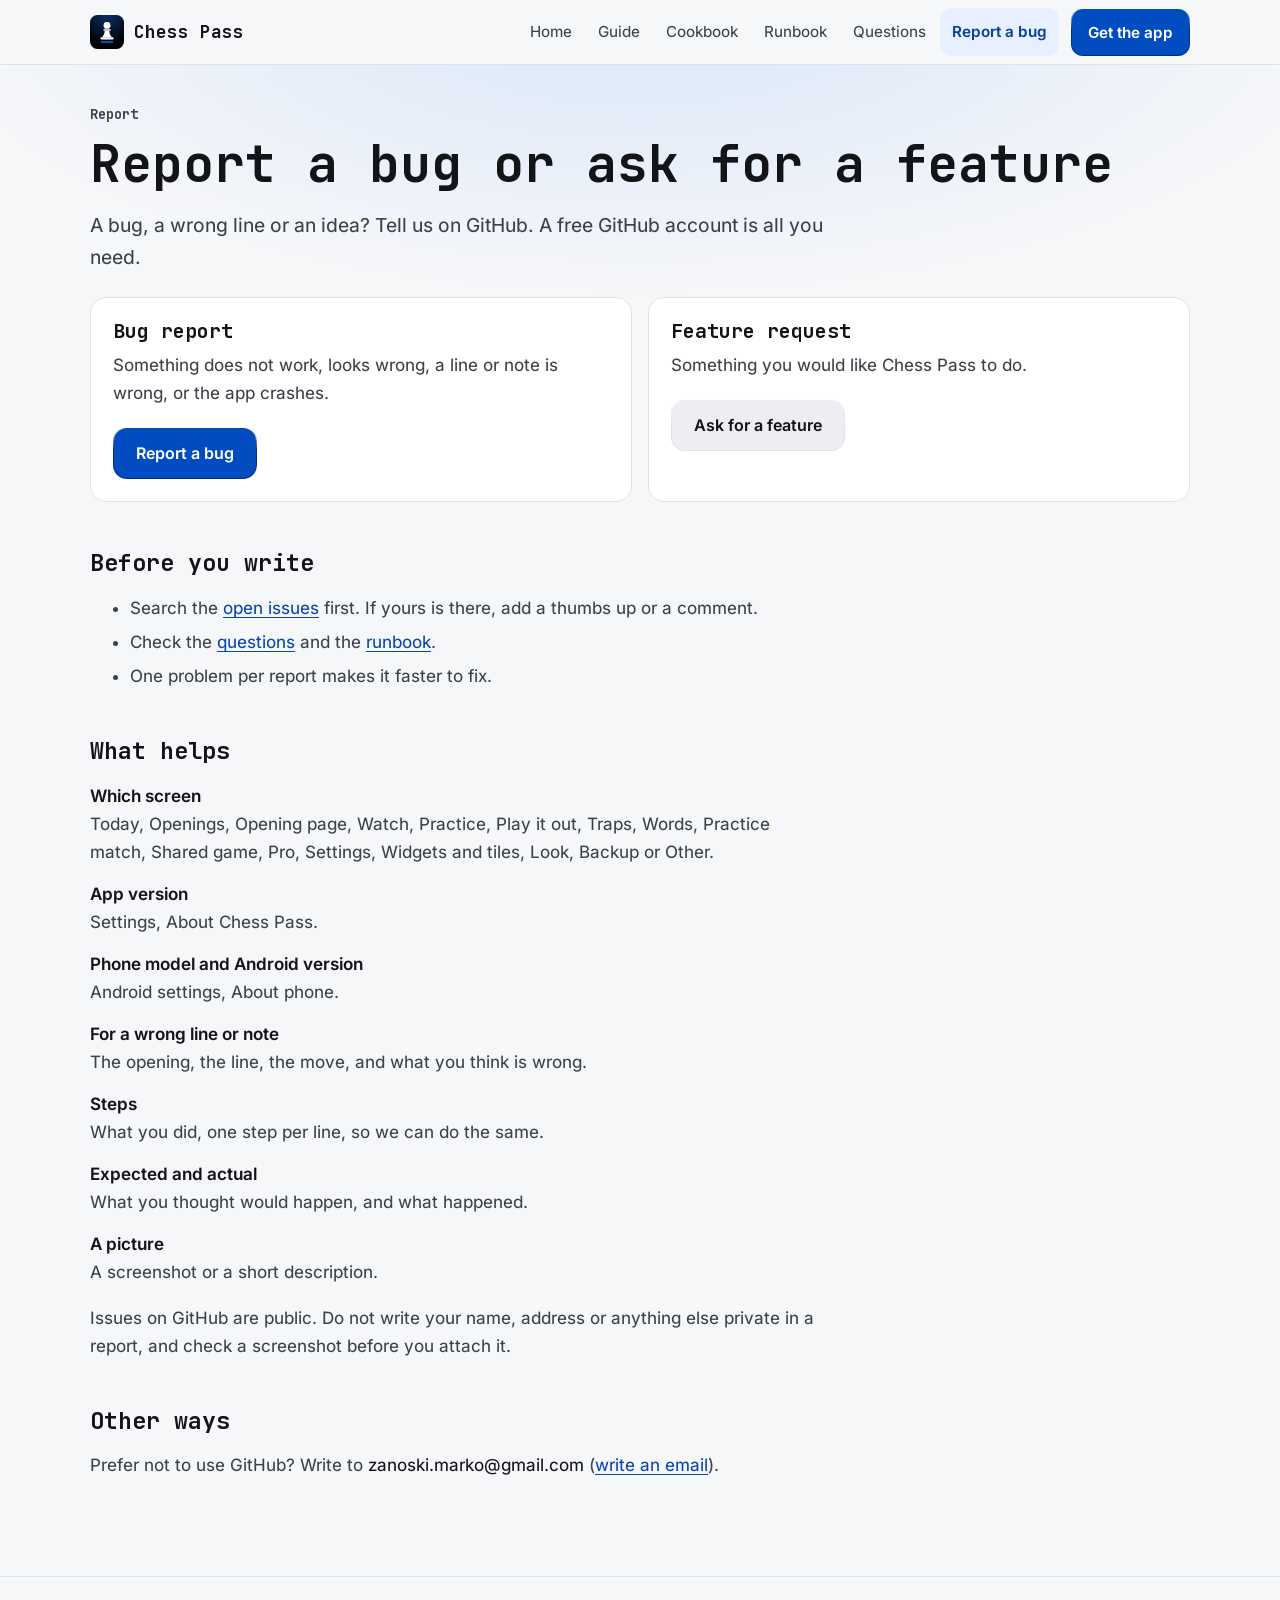
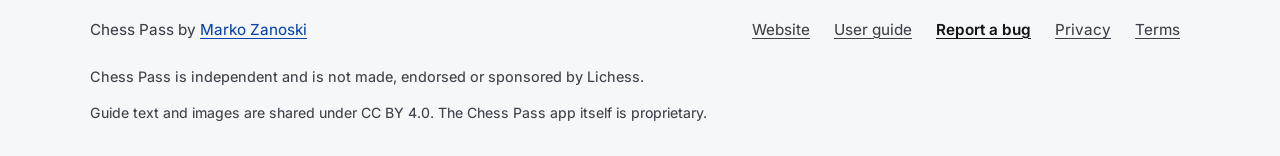
<file: docs/report.html>
<!doctype html>
<html lang="en">
<head>
<meta charset="utf-8">
<meta name="viewport" content="width=device-width, initial-scale=1, viewport-fit=cover">
<title>Report a bug or ask for a feature</title>
<meta name="description" content="Report a Chess Pass bug or ask for a feature on GitHub, or write by email. Issues on GitHub are public.">
<meta name="theme-color" content="#f6f7f9" media="(prefers-color-scheme: light)">
<meta name="theme-color" content="#000000" media="(prefers-color-scheme: dark)">
<meta property="og:title" content="Report a bug or ask for a feature">
<meta property="og:description" content="Report a Chess Pass bug or ask for a feature on GitHub, or write by email. Issues on GitHub are public.">
<link rel="icon" href="img/icon.svg" type="image/svg+xml">
<link rel="preload" href="fonts/JetBrainsMono-Bold.woff2" as="font" type="font/woff2" crossorigin>
<link rel="preload" href="fonts/inter-regular.woff2" as="font" type="font/woff2" crossorigin>
<link rel="stylesheet" href="style.css">
</head>
<body>
<a class="skip" href="#main">Skip to content</a>
<header class="bar">
  <div class="wrap">
    <a class="brand" href="index.html"><img src="img/icon.svg" alt="" width="34" height="34"><span>Chess Pass</span></a>
    <nav aria-label="Guide pages"><a href="index.html">Home</a><a href="guide.html">Guide</a><a href="cookbook.html">Cookbook</a><a href="runbook.html">Runbook</a><a href="faq.html">Questions</a><a href="report.html" aria-current="page">Report a bug</a></nav>
    <a class="key" href="https://play.google.com/store/apps/details?id=com.zanoshky.chesspass">Get the app</a>
  </div>
</header>
<main id="main" class="page">
  <div class="wrap">

    <p class="kicker">Report</p>
    <h1>Report a bug or ask for a feature</h1>
    <p class="lede">A bug, a wrong line or an idea? Tell us on GitHub. A free GitHub account is all you need.</p>
    <div class="grid">
      <div class="card"><h2>Bug report</h2><p>Something does not work, looks wrong, a line or note is wrong, or the app crashes.</p><a class="btn main" href="https://github.com/Zanoshky/chess-pass-app/issues/new?template=bug_report.yml">Report a bug</a></div>
      <div class="card"><h2>Feature request</h2><p>Something you would like Chess Pass to do.</p><a class="btn tonal" href="https://github.com/Zanoshky/chess-pass-app/issues/new?template=feature_request.yml">Ask for a feature</a></div>
    </div>

    <h2>Before you write</h2>
    <ul>
      <li>Search the <a href="https://github.com/Zanoshky/chess-pass-app/issues">open issues</a> first. If yours is there, add a thumbs up or a comment.</li>
      <li>Check the <a href="faq.html">questions</a> and the <a href="runbook.html">runbook</a>.</li>
      <li>One problem per report makes it faster to fix.</li>
    </ul>

    <h2>What helps</h2>
    <dl>
      <dt>Which screen</dt><dd>Today, Openings, Opening page, Watch, Practice, Play it out, Traps, Words, Practice match, Shared game, Pro, Settings, Widgets and tiles, Look, Backup or Other.</dd>
      <dt>App version</dt><dd>Settings, About Chess Pass.</dd>
      <dt>Phone model and Android version</dt><dd>Android settings, About phone.</dd>
      <dt>For a wrong line or note</dt><dd>The opening, the line, the move, and what you think is wrong.</dd>
      <dt>Steps</dt><dd>What you did, one step per line, so we can do the same.</dd>
      <dt>Expected and actual</dt><dd>What you thought would happen, and what happened.</dd>
      <dt>A picture</dt><dd>A screenshot or a short description.</dd>
    </dl>
    <p>Issues on GitHub are public. Do not write your name, address or anything else private in a report, and check a screenshot before you attach it.</p>

    <h2>Other ways</h2>
    <p>Prefer not to use GitHub? Write to <span class="mail">zanoski.marko@gmail.com</span> (<a href="mailto:zanoski.marko@gmail.com">write an email</a>).</p>

  </div>
</main>
<footer>
  <div class="wrap">
    <span>Chess Pass by <a href="https://zanoski.com">Marko Zanoski</a></span>
    <nav aria-label="Footer"><a href="https://chesspass.zanoski.com/">Website</a><a href="index.html">User guide</a><a href="report.html" aria-current="page">Report a bug</a><a href="https://chesspass.zanoski.com/privacy">Privacy</a><a href="https://chesspass.zanoski.com/terms">Terms</a></nav>
    <p class="gov">Chess Pass is independent and is not made, endorsed or sponsored by Lichess.</p>
    <span class="lic">Guide text and images are shared under CC BY 4.0. The Chess Pass app itself is proprietary.</span>
  </div>
</footer>
</body>
</html>
</file>
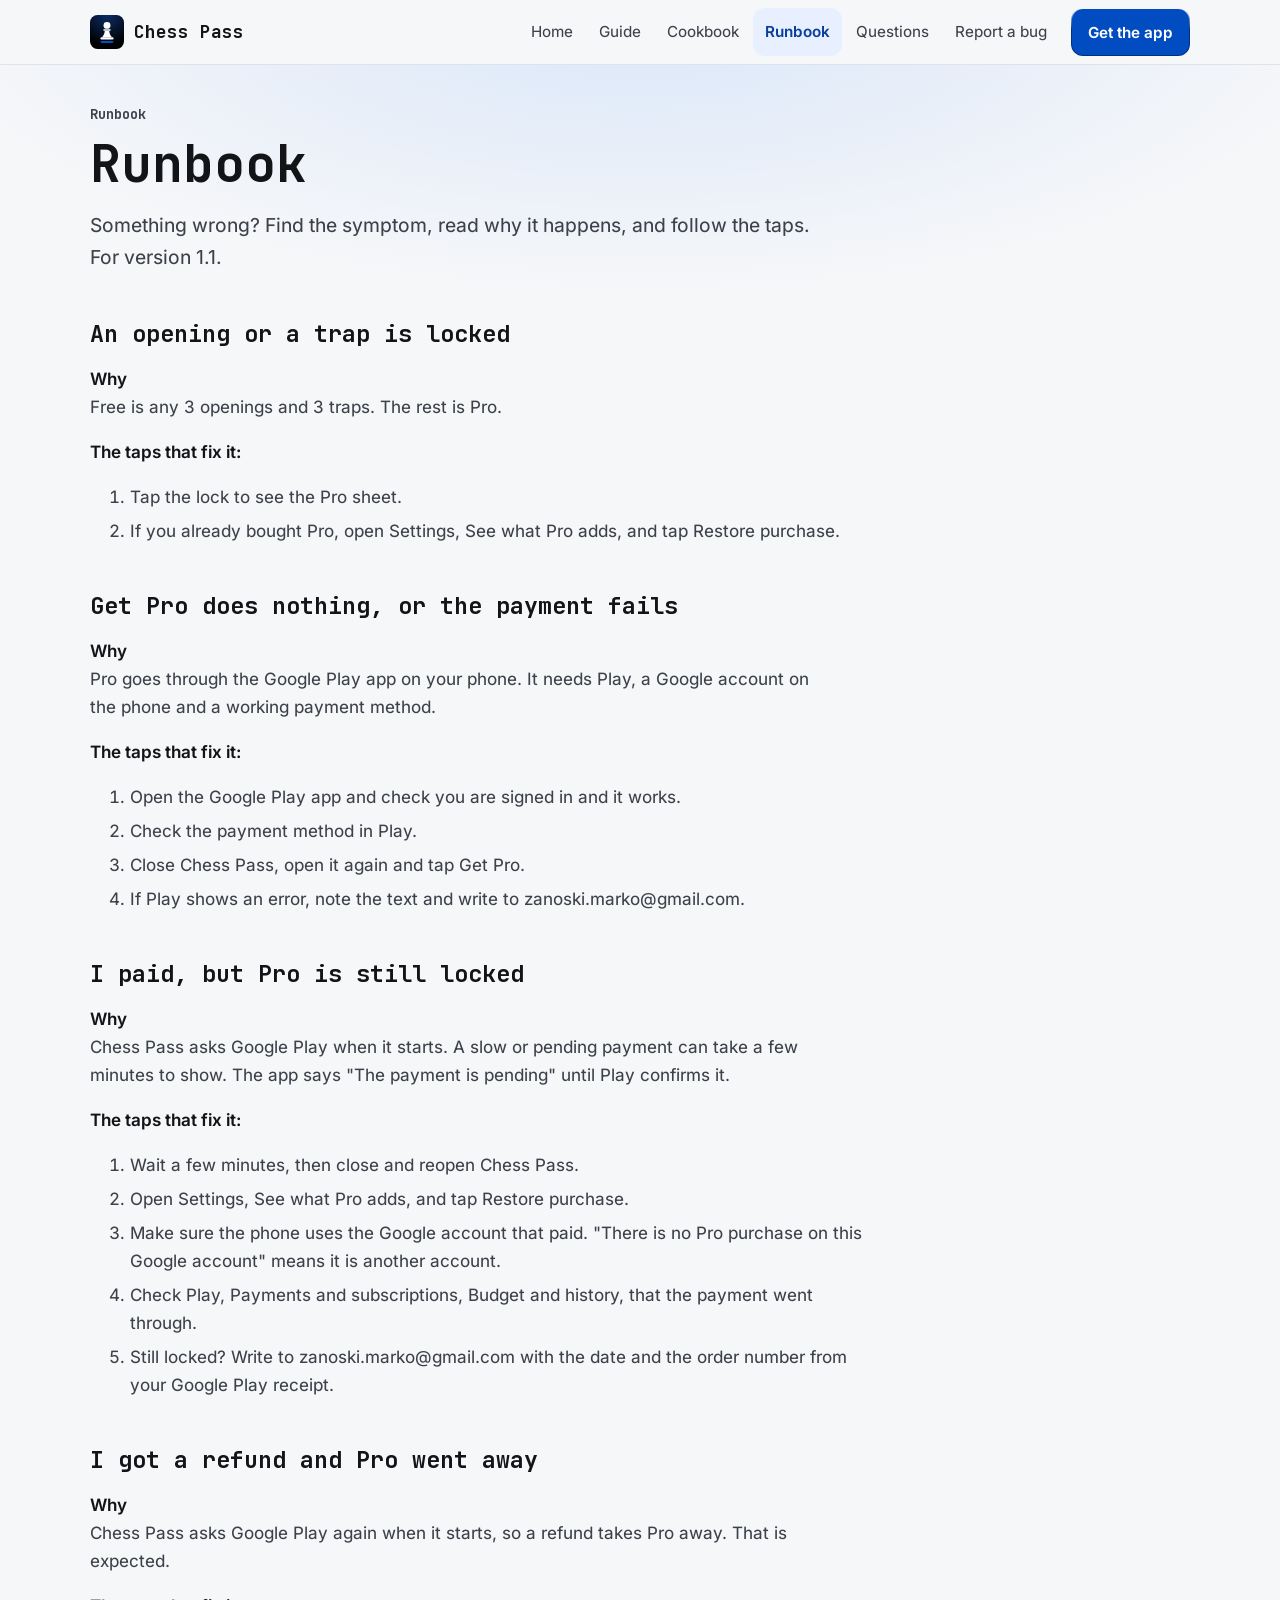
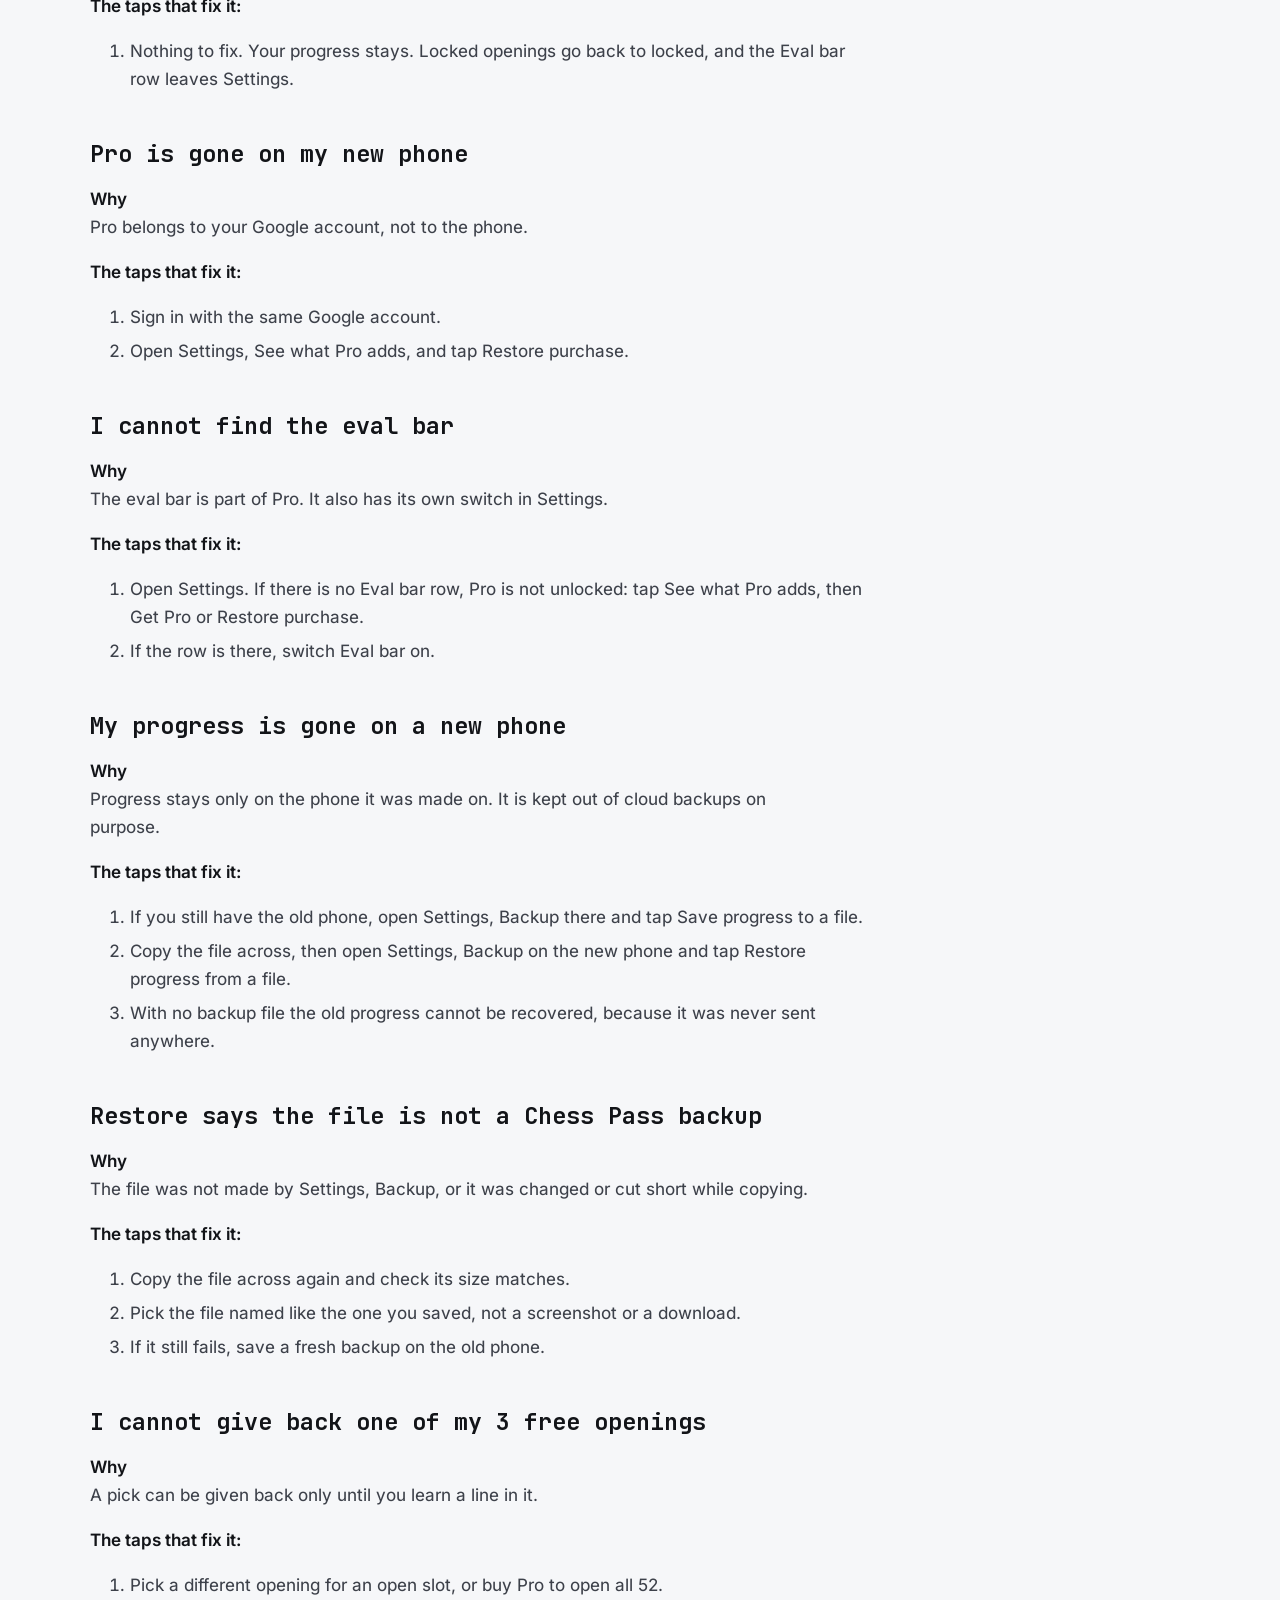
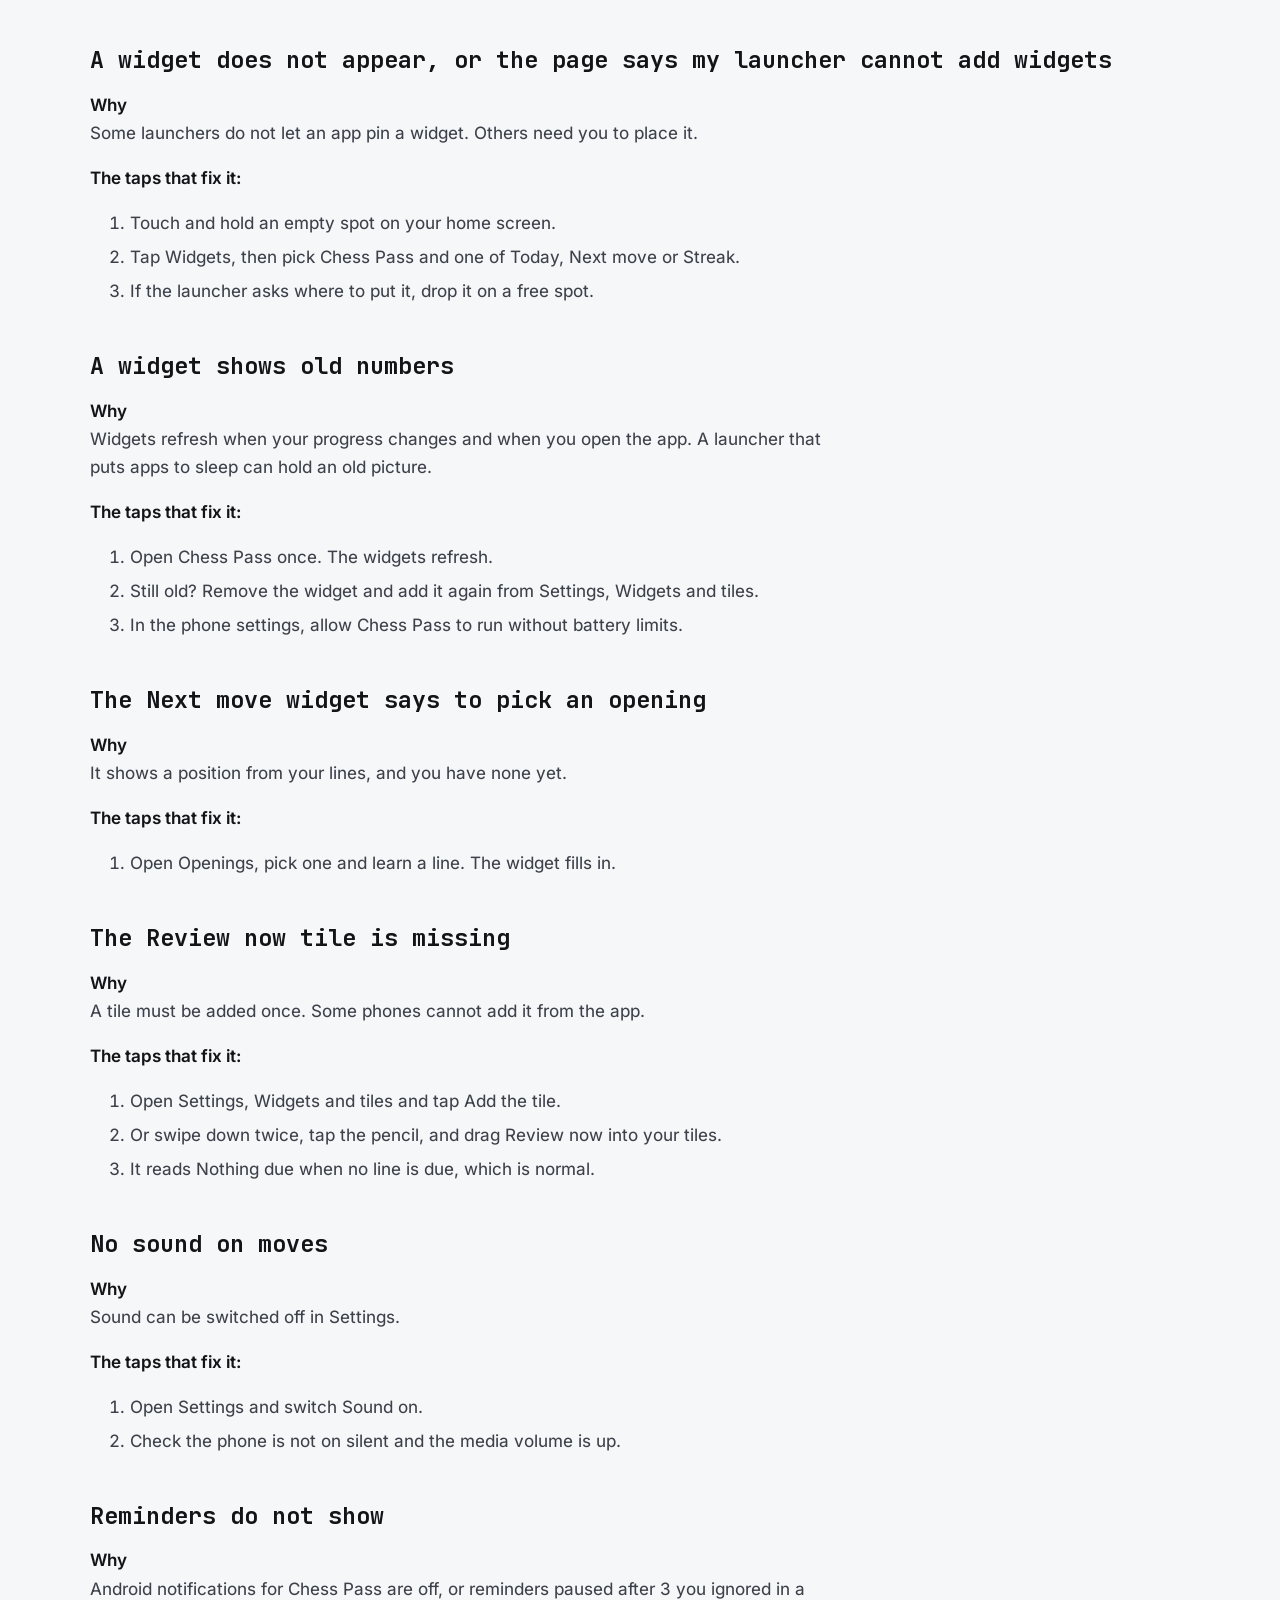
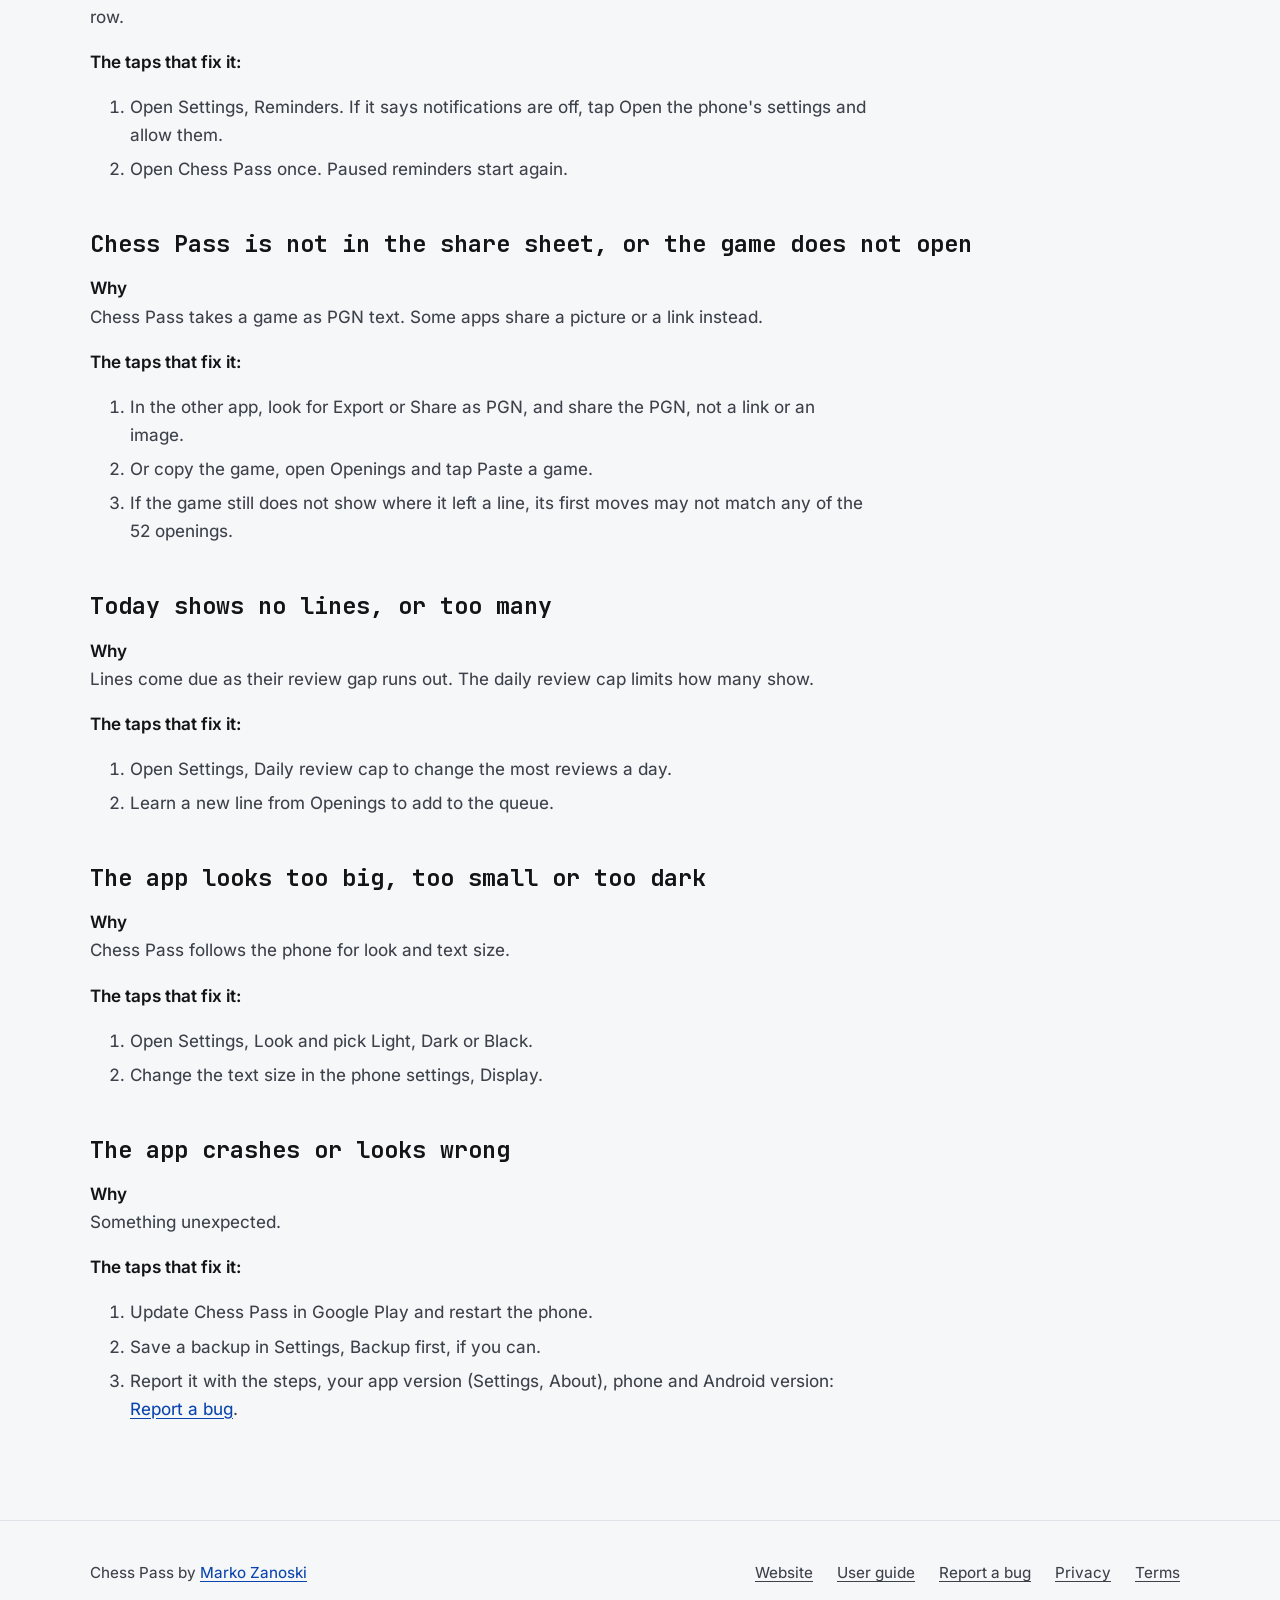
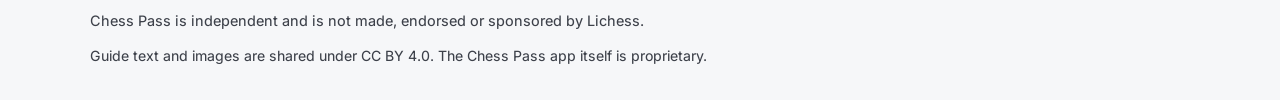
<file: docs/runbook.html>
<!doctype html>
<html lang="en">
<head>
<meta charset="utf-8">
<meta name="viewport" content="width=device-width, initial-scale=1, viewport-fit=cover">
<title>Chess Pass runbook</title>
<meta name="description" content="Fixes for Chess Pass: locked openings, purchases and restore, lost progress, sound, sharing a game and crashes. The symptom, why, and the taps that fix it.">
<meta name="theme-color" content="#f6f7f9" media="(prefers-color-scheme: light)">
<meta name="theme-color" content="#000000" media="(prefers-color-scheme: dark)">
<meta property="og:title" content="Chess Pass runbook">
<meta property="og:description" content="Fixes for Chess Pass: locked openings, purchases and restore, lost progress, sound, sharing a game and crashes. The symptom, why, and the taps that fix it.">
<link rel="icon" href="img/icon.svg" type="image/svg+xml">
<link rel="preload" href="fonts/JetBrainsMono-Bold.woff2" as="font" type="font/woff2" crossorigin>
<link rel="preload" href="fonts/inter-regular.woff2" as="font" type="font/woff2" crossorigin>
<link rel="stylesheet" href="style.css">
</head>
<body>
<a class="skip" href="#main">Skip to content</a>
<header class="bar">
  <div class="wrap">
    <a class="brand" href="index.html"><img src="img/icon.svg" alt="" width="34" height="34"><span>Chess Pass</span></a>
    <nav aria-label="Guide pages"><a href="index.html">Home</a><a href="guide.html">Guide</a><a href="cookbook.html">Cookbook</a><a href="runbook.html" aria-current="page">Runbook</a><a href="faq.html">Questions</a><a href="report.html">Report a bug</a></nav>
    <a class="key" href="https://play.google.com/store/apps/details?id=com.zanoshky.chesspass">Get the app</a>
  </div>
</header>
<main id="main" class="page">
  <div class="wrap">

    <p class="kicker">Runbook</p>
    <h1>Runbook</h1>
    <p class="lede">Something wrong? Find the symptom, read why it happens, and follow the taps. For version 1.1.</p>
    <h2 id="locked">An opening or a trap is locked</h2>
    <dl><dt>Why</dt><dd>Free is any 3 openings and 3 traps. The rest is Pro.</dd></dl>
    <p><strong>The taps that fix it:</strong></p>
    <ol><li>Tap the lock to see the Pro sheet.</li><li>If you already bought Pro, open Settings, See what Pro adds, and tap Restore purchase.</li></ol>
    <h2 id="nobuy">Get Pro does nothing, or the payment fails</h2>
    <dl><dt>Why</dt><dd>Pro goes through the Google Play app on your phone. It needs Play, a Google account on the phone and a working payment method.</dd></dl>
    <p><strong>The taps that fix it:</strong></p>
    <ol><li>Open the Google Play app and check you are signed in and it works.</li><li>Check the payment method in Play.</li><li>Close Chess Pass, open it again and tap Get Pro.</li><li>If Play shows an error, note the text and write to zanoski.marko@gmail.com.</li></ol>
    <h2 id="paidlocked">I paid, but Pro is still locked</h2>
    <dl><dt>Why</dt><dd>Chess Pass asks Google Play when it starts. A slow or pending payment can take a few minutes to show. The app says "The payment is pending" until Play confirms it.</dd></dl>
    <p><strong>The taps that fix it:</strong></p>
    <ol><li>Wait a few minutes, then close and reopen Chess Pass.</li><li>Open Settings, See what Pro adds, and tap Restore purchase.</li><li>Make sure the phone uses the Google account that paid. "There is no Pro purchase on this Google account" means it is another account.</li><li>Check Play, Payments and subscriptions, Budget and history, that the payment went through.</li><li>Still locked? Write to zanoski.marko@gmail.com with the date and the order number from your Google Play receipt.</li></ol>
    <h2 id="refund">I got a refund and Pro went away</h2>
    <dl><dt>Why</dt><dd>Chess Pass asks Google Play again when it starts, so a refund takes Pro away. That is expected.</dd></dl>
    <p><strong>The taps that fix it:</strong></p>
    <ol><li>Nothing to fix. Your progress stays. Locked openings go back to locked, and the Eval bar row leaves Settings.</li></ol>
    <h2 id="newphone">Pro is gone on my new phone</h2>
    <dl><dt>Why</dt><dd>Pro belongs to your Google account, not to the phone.</dd></dl>
    <p><strong>The taps that fix it:</strong></p>
    <ol><li>Sign in with the same Google account.</li><li>Open Settings, See what Pro adds, and tap Restore purchase.</li></ol>
    <h2 id="evalbar">I cannot find the eval bar</h2>
    <dl><dt>Why</dt><dd>The eval bar is part of Pro. It also has its own switch in Settings.</dd></dl>
    <p><strong>The taps that fix it:</strong></p>
    <ol><li>Open Settings. If there is no Eval bar row, Pro is not unlocked: tap See what Pro adds, then Get Pro or Restore purchase.</li><li>If the row is there, switch Eval bar on.</li></ol>
    <h2 id="progress">My progress is gone on a new phone</h2>
    <dl><dt>Why</dt><dd>Progress stays only on the phone it was made on. It is kept out of cloud backups on purpose.</dd></dl>
    <p><strong>The taps that fix it:</strong></p>
    <ol><li>If you still have the old phone, open Settings, Backup there and tap Save progress to a file.</li><li>Copy the file across, then open Settings, Backup on the new phone and tap Restore progress from a file.</li><li>With no backup file the old progress cannot be recovered, because it was never sent anywhere.</li></ol>
    <h2 id="restorebad">Restore says the file is not a Chess Pass backup</h2>
    <dl><dt>Why</dt><dd>The file was not made by Settings, Backup, or it was changed or cut short while copying.</dd></dl>
    <p><strong>The taps that fix it:</strong></p>
    <ol><li>Copy the file across again and check its size matches.</li><li>Pick the file named like the one you saved, not a screenshot or a download.</li><li>If it still fails, save a fresh backup on the old phone.</li></ol>
    <h2 id="swap">I cannot give back one of my 3 free openings</h2>
    <dl><dt>Why</dt><dd>A pick can be given back only until you learn a line in it.</dd></dl>
    <p><strong>The taps that fix it:</strong></p>
    <ol><li>Pick a different opening for an open slot, or buy Pro to open all 52.</li></ol>
    <h2 id="widgetnoadd">A widget does not appear, or the page says my launcher cannot add widgets</h2>
    <dl><dt>Why</dt><dd>Some launchers do not let an app pin a widget. Others need you to place it.</dd></dl>
    <p><strong>The taps that fix it:</strong></p>
    <ol><li>Touch and hold an empty spot on your home screen.</li><li>Tap Widgets, then pick Chess Pass and one of Today, Next move or Streak.</li><li>If the launcher asks where to put it, drop it on a free spot.</li></ol>
    <h2 id="widgetold">A widget shows old numbers</h2>
    <dl><dt>Why</dt><dd>Widgets refresh when your progress changes and when you open the app. A launcher that puts apps to sleep can hold an old picture.</dd></dl>
    <p><strong>The taps that fix it:</strong></p>
    <ol><li>Open Chess Pass once. The widgets refresh.</li><li>Still old? Remove the widget and add it again from Settings, Widgets and tiles.</li><li>In the phone settings, allow Chess Pass to run without battery limits.</li></ol>
    <h2 id="widgetempty">The Next move widget says to pick an opening</h2>
    <dl><dt>Why</dt><dd>It shows a position from your lines, and you have none yet.</dd></dl>
    <p><strong>The taps that fix it:</strong></p>
    <ol><li>Open Openings, pick one and learn a line. The widget fills in.</li></ol>
    <h2 id="tile">The Review now tile is missing</h2>
    <dl><dt>Why</dt><dd>A tile must be added once. Some phones cannot add it from the app.</dd></dl>
    <p><strong>The taps that fix it:</strong></p>
    <ol><li>Open Settings, Widgets and tiles and tap Add the tile.</li><li>Or swipe down twice, tap the pencil, and drag Review now into your tiles.</li><li>It reads Nothing due when no line is due, which is normal.</li></ol>
    <h2 id="sound">No sound on moves</h2>
    <dl><dt>Why</dt><dd>Sound can be switched off in Settings.</dd></dl>
    <p><strong>The taps that fix it:</strong></p>
    <ol><li>Open Settings and switch Sound on.</li><li>Check the phone is not on silent and the media volume is up.</li></ol>
    <h2 id="noremind">Reminders do not show</h2>
    <dl><dt>Why</dt><dd>Android notifications for Chess Pass are off, or reminders paused after 3 you ignored in a row.</dd></dl>
    <p><strong>The taps that fix it:</strong></p>
    <ol><li>Open Settings, Reminders. If it says notifications are off, tap Open the phone's settings and allow them.</li><li>Open Chess Pass once. Paused reminders start again.</li></ol>
    <h2 id="noshare">Chess Pass is not in the share sheet, or the game does not open</h2>
    <dl><dt>Why</dt><dd>Chess Pass takes a game as PGN text. Some apps share a picture or a link instead.</dd></dl>
    <p><strong>The taps that fix it:</strong></p>
    <ol><li>In the other app, look for Export or Share as PGN, and share the PGN, not a link or an image.</li><li>Or copy the game, open Openings and tap Paste a game.</li><li>If the game still does not show where it left a line, its first moves may not match any of the 52 openings.</li></ol>
    <h2 id="due">Today shows no lines, or too many</h2>
    <dl><dt>Why</dt><dd>Lines come due as their review gap runs out. The daily review cap limits how many show.</dd></dl>
    <p><strong>The taps that fix it:</strong></p>
    <ol><li>Open Settings, Daily review cap to change the most reviews a day.</li><li>Learn a new line from Openings to add to the queue.</li></ol>
    <h2 id="lookbad">The app looks too big, too small or too dark</h2>
    <dl><dt>Why</dt><dd>Chess Pass follows the phone for look and text size.</dd></dl>
    <p><strong>The taps that fix it:</strong></p>
    <ol><li>Open Settings, Look and pick Light, Dark or Black.</li><li>Change the text size in the phone settings, Display.</li></ol>
    <h2 id="crash">The app crashes or looks wrong</h2>
    <dl><dt>Why</dt><dd>Something unexpected.</dd></dl>
    <p><strong>The taps that fix it:</strong></p>
    <ol><li>Update Chess Pass in Google Play and restart the phone.</li><li>Save a backup in Settings, Backup first, if you can.</li><li>Report it with the steps, your app version (Settings, About), phone and Android version: <a href="report.html">Report a bug</a>.</li></ol>

  </div>
</main>
<footer>
  <div class="wrap">
    <span>Chess Pass by <a href="https://zanoski.com">Marko Zanoski</a></span>
    <nav aria-label="Footer"><a href="https://chesspass.zanoski.com/">Website</a><a href="index.html">User guide</a><a href="report.html">Report a bug</a><a href="https://chesspass.zanoski.com/privacy">Privacy</a><a href="https://chesspass.zanoski.com/terms">Terms</a></nav>
    <p class="gov">Chess Pass is independent and is not made, endorsed or sponsored by Lichess.</p>
    <span class="lic">Guide text and images are shared under CC BY 4.0. The Chess Pass app itself is proprietary.</span>
  </div>
</footer>
</body>
</html>
</file>
<file: docs/style.css>
/* Zanoshky Standard tokens for the web. Generated by build.py from tokens.json: edit that, then run it.
   Light by default; the phone's dark setting gives Black, as the approved mockup pages do;
   data-look on <html> picks one: light, dark, black, or auto (follow the phone). */
:root {
  color-scheme: light dark;
  --zs-fill: #004cc0;
  --zs-on-fill: #ffffff;
  --zs-glow: #0068ff;
  --zs-mono: "JetBrains Mono", ui-monospace, "SF Mono", Menlo, Consolas, monospace;
  --zs-sans: "Inter", system-ui, -apple-system, "Segoe UI", Roboto, sans-serif;
  --zs-fs: 1;
  --zs-type-screen-title: calc(27px * var(--zs-fs));
  --zs-type-app-bar-title: calc(22px * var(--zs-fs));
  --zs-type-pro-headline: calc(22px * var(--zs-fs));
  --zs-type-sheet-title: calc(18px * var(--zs-fs));
  --zs-type-sheet-title-big: calc(22px * var(--zs-fs));
  --zs-type-section-label: calc(13px * var(--zs-fs));
  --zs-type-panel-value: calc(19px * var(--zs-fs));
  --zs-type-number: calc(20px * var(--zs-fs));
  --zs-type-version: calc(17px * var(--zs-fs));
  --zs-type-body: calc(15px * var(--zs-fs));
  --zs-type-key: calc(15px * var(--zs-fs));
  --zs-type-key-main: calc(16px * var(--zs-fs));
  --zs-type-header-key: calc(13px * var(--zs-fs));
  --zs-type-item-name: calc(15px * var(--zs-fs));
  --zs-type-feature-name: calc(15px * var(--zs-fs));
  --zs-type-pitch: calc(14.5px * var(--zs-fs));
  --zs-type-hint: calc(14px * var(--zs-fs));
  --zs-type-small: calc(13.5px * var(--zs-fs));
  --zs-type-feature-line: calc(13px * var(--zs-fs));
  --zs-type-nav-label: calc(12.5px * var(--zs-fs));
  --zs-type-chip: calc(12.5px * var(--zs-fs));
  --zs-type-meta: calc(12.5px * var(--zs-fs));
  --zs-type-axis: calc(12px * var(--zs-fs));
  --zs-r-plate: 16px;
  --zs-r-key: 14px;
  --zs-r-key-focus-inner: 10px;
  --zs-r-header-key: 12px;
  --zs-r-icon-button: 12px;
  --zs-r-row: 12px;
  --zs-r-note: 12px;
  --zs-r-theme-tile: 14px;
  --zs-r-tile-preview: 9px;
  --zs-r-feature-tile: 10px;
  --zs-r-list-icon: 10px;
  --zs-r-sheet-top: 24px;
  --zs-r-grab: 4px;
  --zs-r-pill: 999px;
  --zs-r-chip: 999px;
  --zs-r-switch: 999px;
  --zs-key-h: 52px;
  --zs-header-key-h: 48px;
  --zs-touch: 48px;
  --zs-row-h: 52px;
  --zs-item-h: 56px;
  --zs-nav-item-h: 56px;
  --zs-pill-w: 60px;
  --zs-pill-h: 32px;
  --zs-pro-row-h: 60px;
  --zs-content-max: 1100px;
  --zs-press-ms: 70ms;
  --zs-release-ms: 140ms;
  --zs-look-ms: 250ms;
  --zs-pill-ms: 200ms;
  --zs-s0: 2px;
  --zs-s1: 4px;
  --zs-s2: 6px;
  --zs-s3: 8px;
  --zs-s4: 10px;
  --zs-s5: 12px;
  --zs-s6: 14px;
  --zs-s7: 16px;
  --zs-s8: 18px;
  --zs-s9: 22px;
  --zs-s10: 26px;
  --zs-s11: 28px;
  --zs-s12: 32px;
  --zs-s13: 48px;
  --zs-screen-side: 18px;
  --zs-screen-top: 18px;
  --zs-screen-bottom: 28px;
  --zs-tv-safe-x: 48px;
  --zs-tv-safe-y: 27px;
  --zs-tv-rail-w: 96px;
  --zs-tv-sheet-w: 420px;
  --zs-tv-col-gap: 32px;
  --zs-focus-ring: 2px;
  --zs-focus-offset: 3px;
  --zs-focus-halo: 7px;
  --zs-focus-lift: 1.04;
  --zs-focus-ms: 120ms;
  --zs-ground: #f6f7f9;
  --zs-plate: #ffffff;
  --zs-well: #eceef2;
  --zs-line: #dfe2e8;
  --zs-edge: #7b808c;
  --zs-bevel: #ffffff;
  --zs-text: #121418;
  --zs-soft: #3d414a;
  --zs-blue: #0a45ad;
  --zs-on-blue: #ffffff;
  --zs-ok: #0a5530;
  --zs-warn: #5c3a00;
  --zs-bad: #931313;
  --zs-scrim: rgba(18,20,24,.38);
  --zs-chosen: #e8f0ff;
  --zs-on-chosen: #0a3f9e;
  --zs-risky-fill: #fde8e7;
  --zs-risky-text: #8a1010;
  --zs-risky-line: #d42a20;
  --zs-live-dot: #1a7f4b;
}
@media (min-width: 840px) { :root { --zs-screen-side: 48px; --zs-screen-top: 22px; --zs-screen-bottom: 40px; } }
@media (prefers-color-scheme: dark) {
  :root:not([data-look]), :root[data-look="auto"] {
    --zs-ground: #000000;
    --zs-plate: #0d0d10;
    --zs-well: #16171b;
    --zs-line: #24252b;
    --zs-edge: #646771;
    --zs-bevel: #34363e;
    --zs-text: #ffffff;
    --zs-soft: #b6b8c0;
    --zs-blue: #7aaeff;
    --zs-on-blue: #04132e;
    --zs-ok: #6fdc9b;
    --zs-warn: #f2c06b;
    --zs-bad: #ff9d97;
    --zs-scrim: rgba(0,0,0,.6);
    --zs-chosen: #0a2350;
    --zs-on-chosen: #ffffff;
    --zs-risky-fill: #2a0d10;
    --zs-risky-text: #ffb4ae;
    --zs-risky-line: #ff5a4f;
    --zs-live-dot: #3ecf8e;
  }
}
:root[data-look="light"] {
  color-scheme: light;
  --zs-ground: #f6f7f9;
  --zs-plate: #ffffff;
  --zs-well: #eceef2;
  --zs-line: #dfe2e8;
  --zs-edge: #7b808c;
  --zs-bevel: #ffffff;
  --zs-text: #121418;
  --zs-soft: #3d414a;
  --zs-blue: #0a45ad;
  --zs-on-blue: #ffffff;
  --zs-ok: #0a5530;
  --zs-warn: #5c3a00;
  --zs-bad: #931313;
  --zs-scrim: rgba(18,20,24,.38);
  --zs-chosen: #e8f0ff;
  --zs-on-chosen: #0a3f9e;
  --zs-risky-fill: #fde8e7;
  --zs-risky-text: #8a1010;
  --zs-risky-line: #d42a20;
  --zs-live-dot: #1a7f4b;
}
:root[data-look="dark"] {
  color-scheme: dark;
  --zs-ground: #111215;
  --zs-plate: #18191d;
  --zs-well: #1f2126;
  --zs-line: #2a2c33;
  --zs-edge: #6c707b;
  --zs-bevel: #3a3d46;
  --zs-text: #eceef2;
  --zs-soft: #b5b8c1;
  --zs-blue: #86b6ff;
  --zs-on-blue: #04132e;
  --zs-ok: #6fdc9b;
  --zs-warn: #f2c06b;
  --zs-bad: #ff9d97;
  --zs-scrim: rgba(0,0,0,.55);
  --zs-chosen: #0a2350;
  --zs-on-chosen: #ffffff;
  --zs-risky-fill: #2a0d10;
  --zs-risky-text: #ffb4ae;
  --zs-risky-line: #ff5a4f;
  --zs-live-dot: #3ecf8e;
}
:root[data-look="black"] {
  color-scheme: dark;
  --zs-ground: #000000;
  --zs-plate: #0d0d10;
  --zs-well: #16171b;
  --zs-line: #24252b;
  --zs-edge: #646771;
  --zs-bevel: #34363e;
  --zs-text: #ffffff;
  --zs-soft: #b6b8c0;
  --zs-blue: #7aaeff;
  --zs-on-blue: #04132e;
  --zs-ok: #6fdc9b;
  --zs-warn: #f2c06b;
  --zs-bad: #ff9d97;
  --zs-scrim: rgba(0,0,0,.6);
  --zs-chosen: #0a2350;
  --zs-on-chosen: #ffffff;
  --zs-risky-fill: #2a0d10;
  --zs-risky-text: #ffb4ae;
  --zs-risky-line: #ff5a4f;
  --zs-live-dot: #3ecf8e;
}
@media (prefers-reduced-motion: reduce) { :root { --zs-press-ms: 0ms; --zs-release-ms: 0ms; --zs-look-ms: 0ms; --zs-pill-ms: 0ms; } }
/* TV: set data-form="tv" on <html>. Screen sides move to the TV safe edges; Dark is the default look. */
:root[data-form="tv"] {
  --zs-screen-side: 48px;
  --zs-screen-top: 27px;
  --zs-screen-bottom: 27px;
}
:root[data-form="tv"]:not([data-look]) {
  color-scheme: dark;
  --zs-ground: #111215;
  --zs-plate: #18191d;
  --zs-well: #1f2126;
  --zs-line: #2a2c33;
  --zs-edge: #6c707b;
  --zs-bevel: #3a3d46;
  --zs-text: #eceef2;
  --zs-soft: #b5b8c1;
  --zs-blue: #86b6ff;
  --zs-on-blue: #04132e;
  --zs-ok: #6fdc9b;
  --zs-warn: #f2c06b;
  --zs-bad: #ff9d97;
  --zs-scrim: rgba(0,0,0,.55);
  --zs-chosen: #0a2350;
  --zs-on-chosen: #ffffff;
  --zs-risky-fill: #2a0d10;
  --zs-risky-text: #ffb4ae;
  --zs-risky-line: #ff5a4f;
  --zs-live-dot: #3ecf8e;
}
@media (prefers-reduced-motion: reduce) { :root { --zs-focus-ms: 0ms; --zs-focus-lift: 1; } }

/* The guide rules on the Zanoshky Standard tokens above, then the Alpen Pass parts at the end. */
@font-face { font-family: Inter; src: url(fonts/inter-regular.woff2) format("woff2"); font-weight: 400; font-display: swap; }
@font-face { font-family: Inter; src: url(fonts/inter-semibold.woff2) format("woff2"); font-weight: 600; font-display: swap; }
@font-face { font-family: "JetBrains Mono"; src: url(fonts/JetBrainsMono-Bold.woff2) format("woff2"); font-weight: 700; font-display: swap; }

:root {
  --bg: var(--zs-ground); --card: var(--zs-plate); --well: var(--zs-well); --border: var(--zs-line);
  --text: var(--zs-text); --soft: var(--zs-soft); --sans: var(--zs-sans); --mono: var(--zs-mono);
}
* { box-sizing: border-box; }
html { background: var(--bg); scroll-behavior: smooth; scroll-padding-top: 80px; -webkit-text-size-adjust: 100%; }
@media (prefers-reduced-motion: reduce) { html { scroll-behavior: auto; } .btn, .btn:active { transform: none; transition: none; } }
/* One light from above: a soft glow of the house blue at the top, nothing lit from below. */
body { margin: 0; color: var(--text); font: 400 1.0625rem/1.65 var(--sans); background: radial-gradient(ellipse 80% 420px at 50% 0, color-mix(in srgb, var(--zs-glow) 12%, transparent), transparent 70%) no-repeat, var(--bg); }
img { display: block; max-width: 100%; height: auto; }
a { color: var(--zs-blue); text-underline-offset: .2em; }
:focus-visible { outline: 2px solid var(--zs-glow); outline-offset: 3px; border-radius: var(--zs-r-row); }
.skip { position: absolute; left: -999px; top: 8px; background: var(--card); color: var(--text); border: 2px solid var(--zs-glow); padding: 10px 16px; border-radius: var(--zs-r-row); z-index: 20; }
.skip:focus { left: 12px; }
.wrap { width: min(var(--zs-content-max), 100% - 40px); margin-inline: auto; }

/* Top bar: 64 tall on the ground with a line under it; the guide pages, then the one filled key. On a phone
   the pages drop to a second line and the key stays beside the name. */
.bar { position: sticky; top: 0; z-index: 10; background: var(--bg); border-bottom: 1px solid var(--border); padding-top: env(safe-area-inset-top, 0px); }
.bar .wrap { display: flex; flex-wrap: wrap; align-items: center; gap: 0 12px; min-height: 64px; }
.brand { display: flex; align-items: center; gap: 10px; min-height: 48px; color: var(--text); text-decoration: none; font: 700 1.1rem/1 var(--mono); margin-right: auto; }
.brand img { width: 34px; height: 34px; }
.bar nav { display: flex; flex-wrap: wrap; gap: 2px; }
.bar nav a { color: var(--soft); text-decoration: none; padding: 0 12px; border-radius: var(--zs-r-header-key); font-size: .95rem; min-height: 48px; display: inline-flex; align-items: center; }
.bar nav a:hover { color: var(--text); background: var(--well); }
.bar nav a[aria-current="page"] { color: var(--zs-on-chosen); background: var(--zs-chosen); font-weight: 600; }
.bar .key { min-height: 48px; padding: 0 16px; font-size: .95rem; border-radius: var(--zs-r-header-key); }
@media (max-width: 760px) { .bar nav { order: 3; width: 100%; margin: 0 -12px 6px; } .bar nav a[href="index.html"] { display: none; } }

h1, h2 { font-family: var(--mono); font-weight: 700; line-height: 1.15; margin: 0; text-wrap: balance; }
h3 { font-weight: 600; line-height: 1.3; margin: 0; }
.kicker { font: 700 .85rem var(--mono); color: var(--soft); margin: 0 0 12px; }
.page { padding-block: 40px 80px; }
.page h1 { font-size: clamp(2rem, 4.6vw, 3.2rem); }
.page h2 { font-size: 1.45rem; margin: 48px 0 12px; }
.page p, .page li, .page dd { color: var(--soft); max-width: 46rem; }
.page li { margin-top: 6px; }
.page strong, .page dt { color: var(--text); font-weight: 600; }
.page dd { margin: 0 0 14px; }
.lede { font-size: 1.2rem; margin-top: 16px; }
.shots { display: grid; grid-template-columns: repeat(4, 1fr); gap: 18px; margin: 28px 0; }
@media (max-width: 860px) { .shots { grid-template-columns: repeat(2, 1fr); } }
.shots figure { margin: 0; }
.shots img { border-radius: 18px; border: 1px solid var(--border); width: 100%; background: var(--well); }
.shots figcaption { color: var(--soft); font-size: .95rem; margin-top: 8px; }

/* Keys: 52 tall, 14 corners, filled for the one main action and tonal for the rest, lit from the top edge. */
.cta { display: flex; flex-wrap: wrap; gap: 12px; margin-top: 24px; }
.btn, .key { display: inline-flex; align-items: center; justify-content: center; min-height: var(--zs-key-h); padding: 0 22px; border-radius: var(--zs-r-key); border: 1px solid transparent; font: 600 1rem var(--sans); text-decoration: none; transition: transform var(--zs-release-ms) ease, filter var(--zs-release-ms) ease; }
.btn:active, .key:active { transform: scale(.97); transition-duration: var(--zs-press-ms); }
.btn.main, .key { color: var(--zs-on-fill); background: linear-gradient(var(--zs-fill), var(--zs-fill)) padding-box, linear-gradient(to bottom, rgba(255,255,255,.32), color-mix(in srgb, var(--zs-fill) 65%, #000) 45%) border-box; }
.btn.main:hover, .key:hover { filter: brightness(1.12); }
.btn.tonal { color: var(--text); background: linear-gradient(var(--well), var(--well)) padding-box, linear-gradient(to bottom, var(--zs-bevel), var(--border) 45%) border-box; }
.btn.tonal:hover { filter: brightness(.97); }

/* Plates: 16 corners, a hairline and the lit top edge. */
.grid { display: grid; grid-template-columns: repeat(2, 1fr); gap: 16px; margin-top: 24px; }
@media (max-width: 640px) { .grid { grid-template-columns: 1fr; } }
.card { display: flex; flex-direction: column; align-items: flex-start; gap: 8px; background: var(--card); border: 1px solid var(--border); border-radius: var(--zs-r-plate); box-shadow: 0 1px 0 var(--zs-bevel) inset; padding: 22px; }
.card h2 { font-size: 1.25rem; margin: 0; }
.card p { margin: 0; }
.card .btn { margin-top: auto; }
.card p + .btn { margin-top: 12px; }
.mail { color: var(--text); }

footer { border-top: 1px solid var(--border); padding: 28px 0 calc(32px + env(safe-area-inset-bottom, 0px)); color: var(--soft); font-size: .95rem; }
footer .wrap { display: flex; flex-wrap: wrap; gap: 12px 24px; justify-content: space-between; align-items: center; }
footer nav { display: flex; flex-wrap: wrap; gap: 4px; }
footer nav a { padding: 0 10px; min-height: 48px; display: inline-flex; align-items: center; color: var(--soft); border-radius: var(--zs-r-row); }
footer a[aria-current] { color: var(--text); font-weight: 600; }
footer .lic { flex-basis: 100%; font-size: .88rem; }
/* Big screens get bigger type, not more empty air. */
@media (min-width: 2200px) { html { font-size: 140%; } .wrap { width: min(1600px, 100% - 80px); } }

/* Alpen Pass: the government note, the sources list, the page index and the questions. */
.note { margin-top: 28px; padding: 16px 20px; background: var(--card); border: 1px solid var(--border); border-inline-start: 4px solid var(--zs-glow); border-radius: var(--zs-r-plate); box-shadow: 0 1px 0 var(--zs-bevel) inset; max-width: 46rem; }
.note b { display: block; font-weight: 600; color: var(--text); }
.note p { margin: 4px 0 0; }
.src-h { margin: 28px 0 0; font: 700 .85rem/1.4 var(--mono); color: var(--soft); }
.srcs { list-style: none; margin: 10px 0 0; padding: 4px 0; background: var(--card); border: 1px solid var(--border); border-radius: var(--zs-r-plate); box-shadow: 0 1px 0 var(--zs-bevel) inset; }
.page .srcs li { margin: 0; padding: 12px 18px; max-width: none; }
.srcs li + li { border-top: 1px solid var(--border); }
.srcs a { font-weight: 600; display: inline-block; padding-block: 4px; }
.srcs span { display: block; font-size: .92rem; }
.toc { display: flex; flex-wrap: wrap; gap: 4px 8px; margin-top: 24px; }
.toc a { display: inline-flex; align-items: center; min-height: 48px; padding: 0 14px; border-radius: var(--zs-r-header-key); background: var(--well); color: var(--text); text-decoration: none; font-size: .95rem; }
.toc a:hover { filter: brightness(.97); }
.faq { margin-top: 28px; display: grid; gap: 12px; max-width: 52em; }
.faq details { padding: 2px 20px; background: var(--card); border: 1px solid var(--border); border-radius: var(--zs-r-plate); box-shadow: 0 1px 0 var(--zs-bevel) inset; }
.faq summary { cursor: pointer; min-height: 52px; display: flex; align-items: center; font-weight: 600; }
.faq details p { margin: 0; padding: 0 0 18px; }
footer .gov { flex-basis: 100%; margin: 0; font-size: .9rem; max-width: 70em; }
</file>
